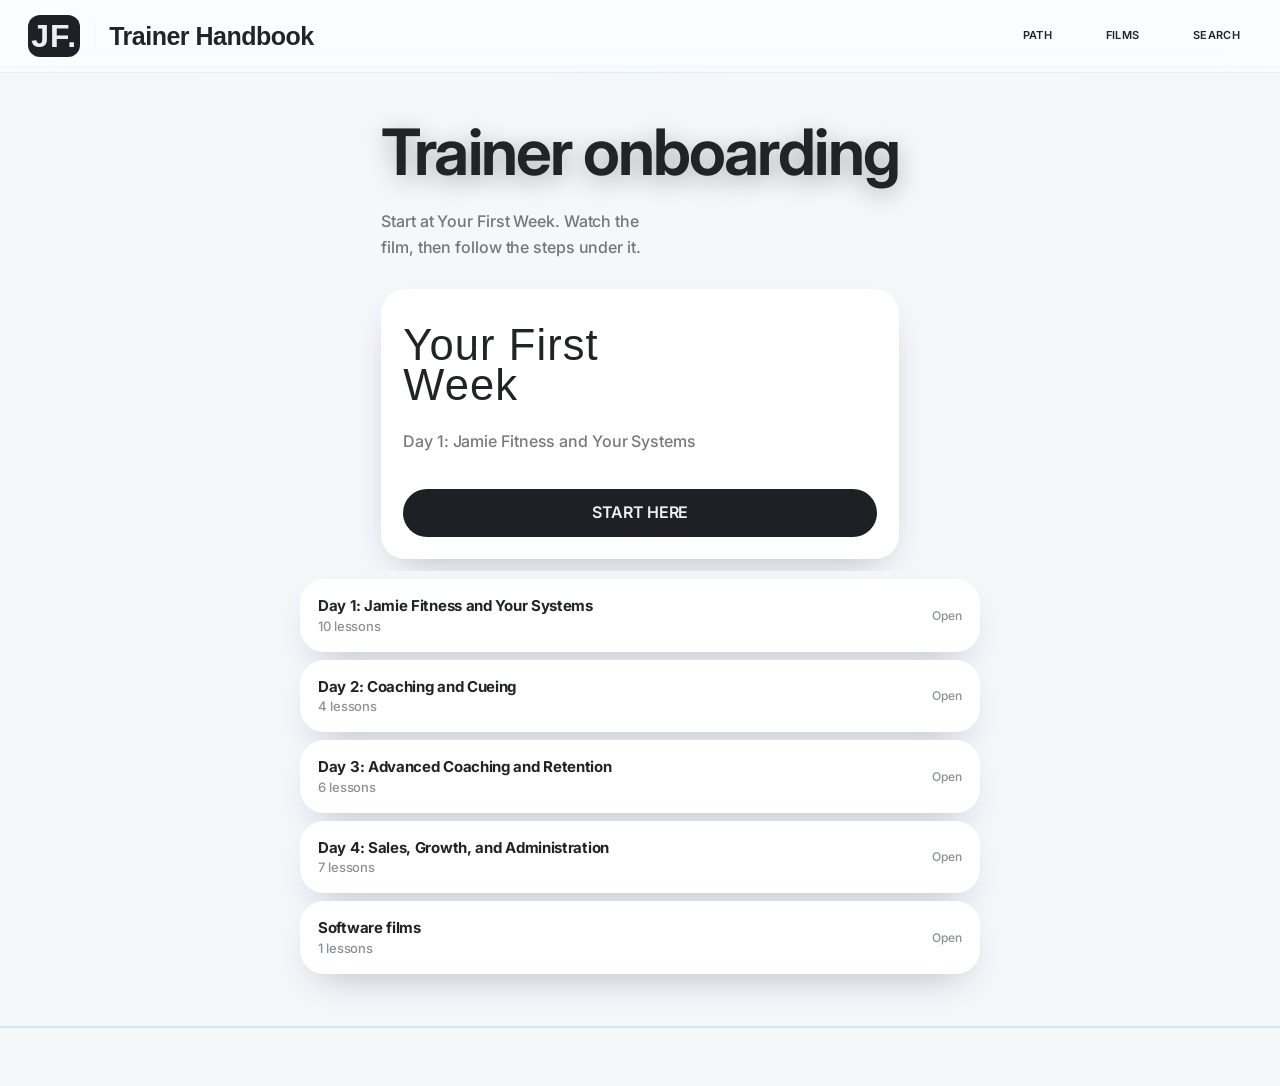
<file: index.html>
<!doctype html>
<html lang="en">
<head>
  <meta charset="utf-8">
  <meta name="viewport" content="width=device-width, initial-scale=1">
  <meta name="theme-color" content="#f5f8fc">
  <meta name="description" content="The Jamie Fitness Trainer Handbook, training path and daily reference.">
  <link rel="icon" href="data:,">
  <title>Jamie Fitness Trainer Handbook</title>
  <link rel="preconnect" href="https://fonts.googleapis.com">
  <link rel="preconnect" href="https://fonts.gstatic.com" crossorigin>
  <link href="https://fonts.googleapis.com/css2?family=Inter:wght@500;600;700&display=swap" rel="stylesheet">
  <link rel="stylesheet" href="css/handbook.css?v=29">
  <link rel="stylesheet" href="css/v2.css?v=4">
  <link rel="stylesheet" href="css/design.css?v=9">
</head>
<body class="route-home">
  <!--
  THESIS: One clear next action turns a handbook into a coach-led first week, never a generic course dashboard.
  OWN-WORLD: Deep navy gym-floor atmosphere, ice-blue rules, dense controls, real coaching imagery, and compact technical panels.
  STORY: A trainer sees the next module, understands the four-day route, and can reach the handbook when needed.
  FIRST VIEWPORT: Full-bleed gym image, oversized headline left, continuation panel right, connected four-day rail at the base.
  FORM: Cinematic training-floor interface, direction seed 2f6af5a4.
  FINISH: unreviewed and undocumented is unfinished; this build ends with the finish review, the verdict, and DESIGN.md
  -->
  <a class="skip-link" href="#app">Skip to handbook content</a>
  <header class="topbar" id="topbar">
    <a class="brand" href="#/" aria-label="Jamie Fitness Trainer Handbook home">
      <span class="brand-mark" aria-hidden="true">JF.</span>
      <span class="brand-copy"><strong>Trainer Handbook</strong><small>Learn it. Apply it. Own it.</small></span>
    </a>
    <div class="top-module-progress" id="top-module-progress" hidden aria-live="polite">
      <span id="top-module-title">Module progress</span>
      <strong id="top-module-percent">0%</strong>
      <span class="top-module-track" aria-hidden="true"><i id="top-module-bar"></i></span>
    </div>
    <a class="phone-lessons" href="#/path">Lessons</a>
    <nav class="mode-nav" aria-label="Handbook modes">
      <a href="#/path" data-nav="path">Path</a>
      <a href="#/module/v2-software-films">Films</a>
      <a href="#/handbook" data-nav="handbook">Search</a>
    </nav>
    <a class="top-search" href="#/handbook" aria-label="Search the handbook">
      <svg viewBox="0 0 24 24" aria-hidden="true"><circle cx="11" cy="11" r="7"></circle><path d="m20 20-4-4"></path></svg>
      <span>Search handbook</span><kbd>/</kbd>
    </a>
    <button class="mobile-menu" id="mobile-menu" type="button" aria-label="Open handbook navigation" aria-expanded="false">
      <span></span><span></span><span></span>
    </button>
  </header>

  <div class="app-shell">
    <aside class="sidebar" id="sidebar" aria-label="Handbook module navigation">
      <div class="sidebar-head">
        <p>Your progress</p>
        <strong id="sidebar-progress">0 of 28 complete</strong>
        <div class="mini-progress" aria-hidden="true"><span id="sidebar-progress-bar"></span></div>
        <span class="sidebar-level" id="sidebar-level">0% of learning checks complete</span>
      </div>
      <div class="sidebar-search">
        <label for="search-input">Search the handbook</label>
        <div class="search-control">
          <svg viewBox="0 0 24 24" aria-hidden="true"><circle cx="11" cy="11" r="7"></circle><path d="m20 20-4-4"></path></svg>
          <input id="search-input" type="search" placeholder="Search lessons and scripts" autocomplete="off">
          <kbd>/</kbd>
        </div>
      </div>
      <div id="sidebar-tree" class="sidebar-tree"></div>
      <div class="sidebar-actions">
        <button class="reset-progress" id="reset-progress" type="button">Reset training progress</button>
        <small>Only this device is affected.</small>
      </div>
    </aside>
    <button class="sidebar-scrim" id="sidebar-scrim" type="button" aria-label="Close handbook navigation"></button>
    <main id="app" tabindex="-1"></main>
  </div>

  <div class="toast" id="toast" role="status" aria-live="polite"></div>
  <script src="js/content.js?v=21"></script>
  <script src="js/quizzes.js?v=20"></script>
  <script src="js/learning-enhancements.js?v=28"></script>
  <script src="js/media-manifest.js?v=23"></script>
  <script src="js/app.js?v=32"></script>
</body>
</html>
</file>
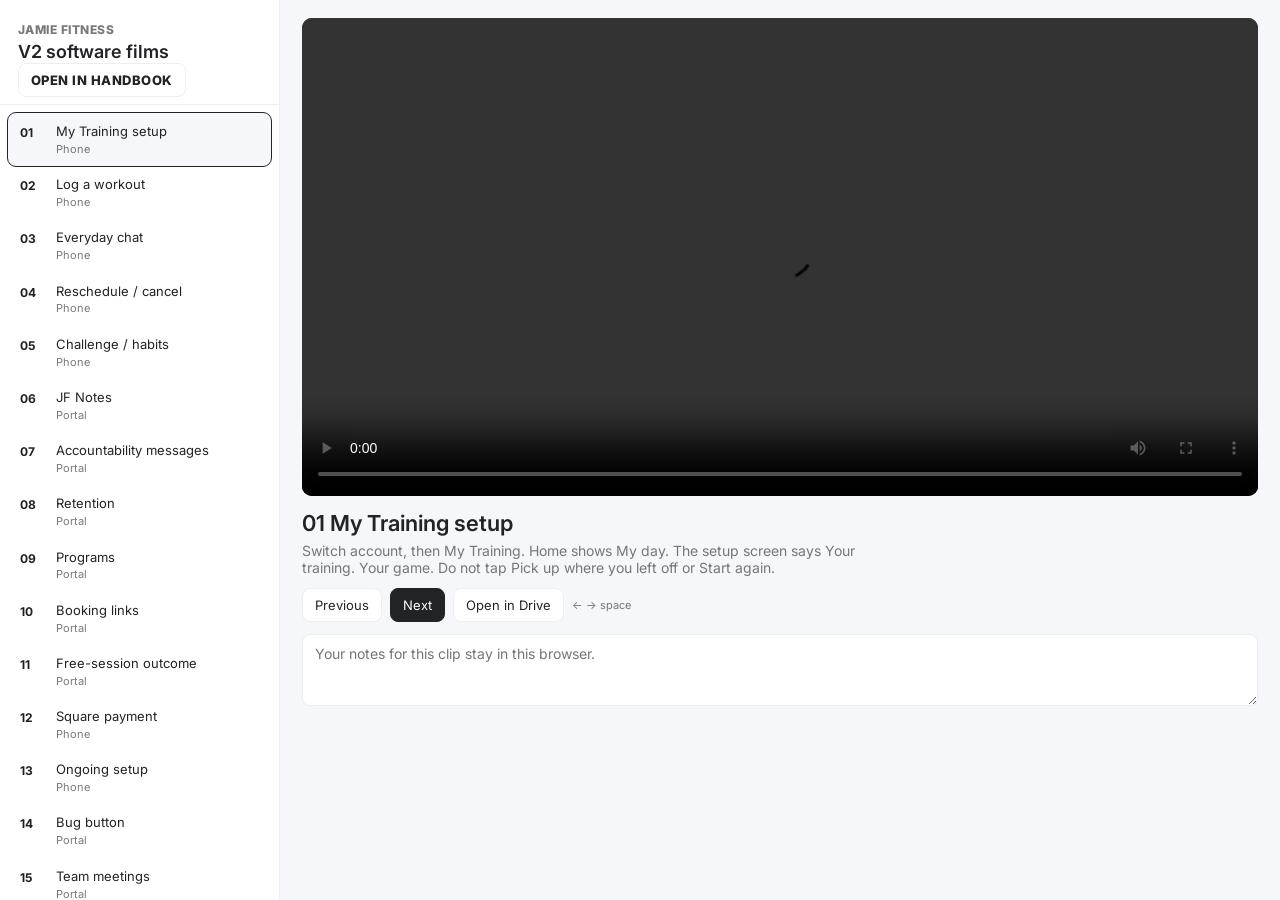
<file: films.html>
<!DOCTYPE html>
<html lang="en">
<head>
  <meta charset="utf-8" />
  <meta name="viewport" content="width=device-width, initial-scale=1" />
  <title>V2 software films · Jamie Fitness</title>
  <link rel="preconnect" href="https://fonts.googleapis.com" />
  <link rel="preconnect" href="https://fonts.gstatic.com" crossorigin />
  <link href="https://fonts.googleapis.com/css2?family=Inter:wght@500;600;700&display=swap" rel="stylesheet" />
  <style>
    :root {
      --ink: #222326;
      --body: rgba(31, 32, 37, 0.78);
      --mute: rgba(31, 32, 37, 0.6);
      --paper: #f5f7fb;
      --rail: #ffffff;
      --line: #eceef2;
      --hit: #1f2025;
      --warn: #8a5a00;
    }
    * { box-sizing: border-box; }
    html, body { height: 100%; margin: 0; }
    body {
      background: var(--paper);
      color: var(--ink);
      font-family: Inter, system-ui, sans-serif;
      display: grid;
      grid-template-columns: 280px 1fr;
      min-height: 100%;
    }
    aside {
      background: var(--rail);
      border-right: 1px solid var(--line);
      display: flex;
      flex-direction: column;
      min-height: 100vh;
    }
    aside header {
      padding: 22px 18px 12px;
      border-bottom: 1px solid var(--line);
    }
    aside header p {
      margin: 0 0 4px;
      font-size: 12px;
      font-weight: 800;
      letter-spacing: 0.04em;
      text-transform: uppercase;
      color: var(--mute);
    }
    aside header h1 {
      margin: 0;
      font-size: 18px;
      font-weight: 600;
    }
    .list { overflow: auto; flex: 1; padding: 8px; }
    .clip {
      width: 100%;
      text-align: left;
      border: 0;
      background: transparent;
      color: var(--ink);
      font: inherit;
      padding: 10px 10px 10px 12px;
      border-radius: 8px;
      cursor: pointer;
      display: grid;
      grid-template-columns: 28px 1fr;
      gap: 8px;
      align-items: start;
    }
    .clip:hover { background: var(--paper); }
    .clip.on { background: var(--paper); outline: 1px solid var(--ink); }
    .clip b {
      font-size: 12px;
      color: var(--hit);
      padding-top: 2px;
    }
    .clip span { display: block; font-size: 13px; line-height: 1.3; }
    .clip em {
      display: block;
      font-style: normal;
      color: var(--mute);
      font-size: 11px;
      margin-top: 2px;
    }
    main {
      display: grid;
      grid-template-rows: auto 1fr auto;
      min-width: 0;
    }
    .stage {
      padding: 18px 22px 0;
    }
    video {
      width: 100%;
      max-height: calc(100vh - 220px);
      background: #000;
      border-radius: 10px;
      display: block;
    }
    .meta { padding: 14px 22px 18px; }
    .meta h2 { margin: 0 0 6px; font-size: 22px; font-weight: 600; }
    .meta p { margin: 0 0 12px; color: var(--mute); font-size: 14px; max-width: 62ch; }
    .row {
      display: flex;
      gap: 8px;
      flex-wrap: wrap;
      align-items: center;
    }
    button.nav, a.nav {
      appearance: none;
      border: 1px solid var(--line);
      background: #fff;
      color: var(--ink);
      font: inherit;
      font-size: 13px;
      padding: 8px 12px;
      border-radius: 8px;
      cursor: pointer;
      text-decoration: none;
    }
    button.nav:hover, a.nav:hover { border-color: var(--hit); }
    #next { background: var(--ink); color: #fff; border-color: var(--ink); }
    textarea {
      width: 100%;
      margin-top: 12px;
      min-height: 72px;
      resize: vertical;
      background: #fff;
      color: var(--ink);
      border: 1px solid var(--line);
      border-radius: 8px;
      padding: 10px 12px;
      font: inherit;
      font-size: 14px;
    }
    kbd {
      font-family: Inter, sans-serif;
      font-size: 11px;
      color: var(--mute);
    }
    @media (max-width: 860px) {
      body { grid-template-columns: 1fr; }
      aside { min-height: auto; max-height: 34vh; }
      video { max-height: 46vh; }
    }
  </style>
</head>
<body>
  <aside>
    <header>
      <p>Jamie Fitness</p>
      <h1>V2 software films</h1>
      <p style="margin-top:10px"><a class="nav" href="index.html#/module/v2-software-films">Open in handbook</a></p>
    </header>
    <div class="list" id="list"></div>
  </aside>
  <main>
    <div class="stage">
      <video id="player" controls playsinline></video>
    </div>
    <div class="meta">
      <h2 id="title"></h2>
      <p id="blurb"></p>
      <div class="row">
        <button class="nav" id="prev" type="button">Previous</button>
        <button class="nav" id="next" type="button">Next</button>
        <a class="nav" id="drive" href="#" target="_blank" rel="noreferrer">Open in Drive</a>
        <kbd>← → space</kbd>
      </div>
      <textarea id="notes" placeholder="Your notes for this clip stay in this browser."></textarea>
    </div>
  </main>
  <script>
    const CLIPS = [
      { n: "01", file: "01-my-training-setup.mp4", title: "My Training setup", blurb: "Switch account, then My Training. Home shows My day. The setup screen says Your training. Your game. Do not tap Pick up where you left off or Start again.", drive: "1wBVH3xC8JTq0k1k6MIz17eY_ALfrZslX", kind: "Phone" },
      { n: "02", file: "02-log-workout.mp4", title: "Log a workout", blurb: "Jordan Demo, viewing as the client. Training, Lower Body Strength, then Workout of the day. Start session is on screen and is not tapped.", drive: "1srVyi20c2WNYin4baAX8-p6SOfb-hoip", kind: "Phone" },
      { n: "03", file: "03-everyday-chat.mp4", title: "Everyday chat", blurb: "Messages thread for Jordan. Compose is in frame. Not sent.", drive: "1RVVgEkXeFEgH7idMhKMiBxlysu-3tdaS", kind: "Phone" },
      { n: "04", file: "04-reschedule-cancel.mp4", title: "Reschedule / cancel", blurb: "Add to schedule, 1on1 types, Cancel, then Select appointments with Reschedule selected / Cancel selected. Book session is not tapped.", drive: "1XJX1Q6WTxQUpJbXF_xl7GAu9LdupSDxH", kind: "Phone" },
      { n: "05", file: "05-challenge-habits.mp4", title: "Challenge / habits", blurb: "Sky chapter list. Find your distance, Your habits, then Wellbeing. Habits are not ticked. Do not tap Join, Add a habit, Try again, or Tell the team.", drive: "1LdNqOu10cKmRYX3GZ-f7i89J-syj6exN", kind: "Phone" },
      { n: "06", file: "06-jf-notes.mp4", title: "JF Notes", blurb: "Portal notes. Isolated demo cards.", drive: "1LvOGkwP4JY72f8olbIJZ9JCtzDnHZJxX", kind: "Portal" },
      { n: "07", file: "07-accountability-messages.mp4", title: "Accountability messages", blurb: "Portal Messages tool. Send is shown, not tapped.", drive: "1O40IGL-KsbYrZMiFEHcuhXpafVj1Sbdg", kind: "Portal" },
      { n: "08", file: "08-retention.mp4", title: "Retention", blurb: "Jordan Demo tile and the setup miss list: program, solos, photos, measurements, nutrition.", drive: "1zN4oytxvja1of0Q4SFHWde-8szgc6BR_", kind: "Portal" },
      { n: "09", file: "09-programs.mp4", title: "Programs", blurb: "Program Builder. Publish is not completed.", drive: "1ZazwbrkN3eGz4N7I6X92Hrpecp-wEhij", kind: "Portal" },
      { n: "10", file: "10-booking-links.mp4", title: "Booking links", blurb: "Free Session, Strategy, 1:1 with Gabrielle. The cards still say ClickUp. ClickUp on that screen means the JF Notes card. Do not open ClickUp.", drive: "1the2vVveao0tRIrb5ZqSUaDCF8R6BUF4", kind: "Portal" },
      { n: "11", file: "11-free-session-outcome.mp4", title: "Free-session outcome", blurb: "Session Notes dry-run for Jordan Demo. Nothing is saved. No outcome is selected.", drive: "147oB8PeWJSFs3uKgr0-TP5B6UNpG2rme", kind: "Portal" },
      { n: "12", file: "12-square-payment.mp4", title: "Square payment", blurb: "Real Square POS Loom. 21-Day Kickstart $99.99, customer directory blurred, Tap to Pay. Charge is not taken.", drive: "1P4gT9__l-9O7naQ4n_x_FJArc53OKzAW", kind: "Phone" },
      { n: "13", file: "13-ongoing-setup.mp4", title: "Ongoing setup", blurb: "Jordan Demo. More, then Food, Wellbeing, and Progress. Moods and breaths are on screen. Nothing is logged.", drive: "1F4iSiXmdnszC47SC1tlSH3tSEXywnlIx", kind: "Phone" },
      { n: "14", file: "14-bug-button.mp4", title: "Bug button", blurb: "Bottom-left bug form. Do not send JF Coach app bugs here.", drive: "10LLUdfOj_mOarwp5DuAnPnMWrgihCF6l", kind: "Portal" },
      { n: "15", file: "15-team-meetings.mp4", title: "Team meetings", blurb: "A signed-in trainer opens More, then Team Meetings, then Watch or Transcript.", drive: "1IifU8ft5ySkgmJcobcA_5a9g8L3scyKO", kind: "Portal" }
    ];

    const list = document.getElementById("list");
    const player = document.getElementById("player");
    const title = document.getElementById("title");
    const blurb = document.getElementById("blurb");
    const drive = document.getElementById("drive");
    const notes = document.getElementById("notes");
    let i = 0;

    function key(n) { return "jf-film-notes-" + n; }

    function renderList() {
      list.innerHTML = "";
      CLIPS.forEach((c, idx) => {
        const b = document.createElement("button");
        b.className = "clip" + (idx === i ? " on" : "");
        b.type = "button";
        b.innerHTML = "<b>" + c.n + "</b><span>" + c.title + "<em>" + c.kind + "</em></span>";
        b.addEventListener("click", () => load(idx, true));
        list.appendChild(b);
      });
    }

    function load(idx, play) {
      i = (idx + CLIPS.length) % CLIPS.length;
      const c = CLIPS[i];
      player.src = "media/films/" + c.file + "?v=20260925-3";
      title.textContent = c.n + "  " + c.title;
      blurb.textContent = c.blurb;
      drive.href = "https://drive.google.com/file/d/" + c.drive + "/view";
      notes.value = localStorage.getItem(key(c.n)) || "";
      renderList();
      const on = list.children[i];
      if (on) on.scrollIntoView({ block: "nearest" });
      if (play) player.play().catch(() => {});
    }

    notes.addEventListener("input", () => {
      localStorage.setItem(key(CLIPS[i].n), notes.value);
    });
    document.getElementById("prev").addEventListener("click", () => load(i - 1, true));
    document.getElementById("next").addEventListener("click", () => load(i + 1, true));
    player.addEventListener("ended", () => load(i + 1, true));
    window.addEventListener("keydown", (e) => {
      if (e.target === notes) return;
      if (e.key === "ArrowRight" || e.key === "j") { e.preventDefault(); load(i + 1, true); }
      if (e.key === "ArrowLeft" || e.key === "k") { e.preventDefault(); load(i - 1, true); }
      if (e.key === " ") { e.preventDefault(); player.paused ? player.play() : player.pause(); }
    });

    load(0, false);
  </script>
</body>
</html>
</file>
<file: css/handbook.css>
:root {
  --ink: #090c1c;
  --surface: #0d1124;
  --navy: #141742;
  --navy-deep: #0b0e1e;
  --ice: #caeafb;
  --ice-hover: #b6daf0;
  --card-a: #1a1f52;
  --card-b: #131736;
  --line: #2b2f6b;
  --muted: #a7b3d9;
  --muted-dim: #7f8db9;
  --success: #22c55e;
  --warning: #f97316;
  --danger: #ef4444;
  --topbar: 68px;
  --sidebar: 292px;
  --ease: cubic-bezier(.16,1,.3,1);
  --z-nav: 30;
  --z-sidebar: 35;
  --z-toast: 50;
}

* { box-sizing: border-box; }
html { max-width: 100%; overflow-x: clip; scroll-behavior: smooth; background: var(--ink); }
body {
  margin: 0;
  min-width: 320px;
  max-width: 100%;
  overflow-x: clip;
  background: var(--ink);
  color: #fff;
  font-family: "DM Sans", sans-serif;
  font-size: 16px;
  line-height: 1.7;
}
button, input { font: inherit; }
a { color: var(--ice); }
button, a { -webkit-tap-highlight-color: transparent; }
:focus-visible { outline: 3px solid var(--ice); outline-offset: 3px; }
::selection { background: var(--ice); color: var(--navy); }

.skip-link {
  position: fixed;
  left: 18px;
  top: -80px;
  z-index: 100;
  padding: 10px 16px;
  border-radius: 10px;
  background: var(--ice);
  color: var(--navy);
  font-weight: 800;
  transition: top .2s var(--ease);
}
.skip-link:focus { top: 12px; }

.topbar {
  position: fixed;
  inset: 0 0 auto;
  z-index: var(--z-nav);
  height: var(--topbar);
  display: flex;
  align-items: center;
  gap: 24px;
  padding: 0 24px;
  background: var(--navy);
  border-bottom: 1px solid rgba(255,255,255,.08);
}
.brand { display: flex; align-items: center; gap: 12px; color: #fff; text-decoration: none; min-width: 260px; }
.brand-mark {
  display: grid;
  place-items: center;
  width: 38px;
  height: 38px;
  border-radius: 11px;
  background: var(--ice);
  color: var(--navy);
  font-family: "Bebas Neue", sans-serif;
  font-size: 23px;
  letter-spacing: .03em;
  box-shadow: 0 0 26px rgba(202,234,251,.2);
}
.brand-copy { display: grid; line-height: 1.15; }
.brand-copy strong { font-size: 14px; }
.brand-copy small { margin-top: 4px; color: var(--muted-dim); font-size: 10px; letter-spacing: .08em; text-transform: uppercase; }
.mode-nav { display: flex; justify-content: center; gap: 6px; margin-left: auto; }
.mode-nav a {
  padding: 9px 15px;
  border: 1px solid transparent;
  border-radius: 999px;
  color: rgba(255,255,255,.72);
  font-size: 13px;
  font-weight: 700;
  text-decoration: none;
  transition: color .18s, border-color .18s, background .18s;
}
.mode-nav a:hover { color: #fff; border-color: rgba(202,234,251,.3); }
.mode-nav a.active { background: rgba(202,234,251,.12); border-color: rgba(202,234,251,.48); color: var(--ice); }
.mobile-menu { display: none; width: 42px; height: 42px; border: 1px solid var(--line); border-radius: 11px; background: var(--card-b); color: #fff; }
.mobile-menu span { display: block; width: 18px; height: 2px; margin: 4px auto; border-radius: 2px; background: currentColor; }

.app-shell { min-height: 100vh; padding-top: var(--topbar); }
.sidebar {
  position: fixed;
  z-index: 20;
  left: 0;
  top: var(--topbar);
  bottom: 0;
  width: var(--sidebar);
  overflow-y: auto;
  background: #070a14;
  border-right: 1px solid rgba(202,234,251,.13);
  scrollbar-width: thin;
  scrollbar-color: var(--line) transparent;
}
.sidebar-head { padding: 20px 20px 17px; border-bottom: 1px solid rgba(255,255,255,.07); }
.sidebar-head p { margin: 0; color: var(--muted-dim); font-size: 11px; font-weight: 800; letter-spacing: .12em; text-transform: uppercase; }
.sidebar-head strong { display: block; margin-top: 5px; font-size: 14px; }
.mini-progress { height: 5px; margin-top: 12px; overflow: hidden; border-radius: 10px; background: rgba(255,255,255,.08); }
.mini-progress span { display: block; width: 0; height: 100%; border-radius: inherit; background: var(--ice); transition: width .6s var(--ease); }
.sidebar-level { display: block; margin-top: 10px; color: var(--muted-dim); font-size: 10.5px; line-height: 1.4; }
.sidebar-search { padding: 16px 16px 9px; }
.sidebar-search label { display: block; margin: 0 4px 7px; color: var(--muted); font-size: 12px; font-weight: 700; }
.search-control { position: relative; }
.search-control svg { position: absolute; left: 12px; top: 50%; width: 17px; transform: translateY(-50%); fill: none; stroke: var(--muted-dim); stroke-width: 2; }
.search-control input {
  width: 100%;
  height: 42px;
  padding: 0 42px 0 38px;
  border: 1px solid rgba(202,234,251,.16);
  border-radius: 8px;
  outline: none;
  background: rgba(255,255,255,.045);
  color: #fff;
  font-size: 13px;
  transition: border-color .18s, box-shadow .18s, background .18s;
}
.search-control input::placeholder { color: #a7b3d9; opacity: .78; }
.search-control input:focus { border-color: rgba(202,234,251,.75); background: rgba(255,255,255,.065); box-shadow: 0 0 0 3px rgba(202,234,251,.1); }
.search-control kbd { position: absolute; right: 11px; top: 50%; transform: translateY(-50%); min-width: 22px; padding: 1px 5px; border: 1px solid rgba(202,234,251,.22); border-radius: 5px; color: var(--muted-dim); font: 11px "DM Sans", sans-serif; text-align: center; }
.sidebar-tree { padding: 8px 10px 28px; }
.tree-part { margin: 3px 0 7px; }
.tree-part-title { display: grid; grid-template-columns: 1fr auto; gap: 8px; align-items: center; padding: 10px 8px; color: var(--muted); font-size: 10.5px; font-weight: 800; letter-spacing: .02em; cursor: pointer; list-style: none; }
.tree-part-title::-webkit-details-marker { display: none; }
.tree-part-title small { color: rgba(202,234,251,.68); font-size: 10px; }
.tree-part-title::before { content: "+"; grid-column: 2; grid-row: 1; color: var(--ice); font-size: 16px; line-height: 1; }
.tree-part-title small { grid-column: 2; grid-row: 1; margin-right: 20px; }
.tree-part[open] > .tree-part-title::before { content: "−"; }
.tree-part-modules { padding: 2px 0 6px; }
.tree-module {
  display: grid;
  grid-template-columns: 25px 1fr 16px;
  gap: 8px;
  align-items: center;
  width: 100%;
  padding: 9px 9px;
  border: 1px solid transparent;
  border-radius: 7px;
  color: var(--muted);
  font-size: 12.5px;
  line-height: 1.35;
  text-decoration: none;
  transition: background .16s, border-color .16s, color .16s;
}
.tree-module:hover { background: rgba(255,255,255,.055); color: #fff; }
.tree-module.active { background: #17213a; border-color: rgba(202,234,251,.23); color: #fff; }
.tree-num { display: grid; place-items: center; width: 25px; height: 25px; border-radius: 6px; background: rgba(202,234,251,.08); color: var(--ice); font-family: "Bebas Neue", sans-serif; font-size: 15px; }
.tree-check { color: var(--success); font-size: 14px; opacity: 0; }
.tree-module.done .tree-check { opacity: 1; }
.sidebar-scrim { display: none; }

#app { min-height: calc(100vh - var(--topbar)); margin-left: var(--sidebar); background: var(--ink); }
.container { width: min(1080px, calc(100% - 48px)); margin: 0 auto; }
.narrow { width: min(760px, calc(100% - 56px)); margin: 0 auto; }
.ice { color: var(--ice); }
h1, h2, h3 { margin: 0; font-family: "Bebas Neue", sans-serif; font-weight: 400; letter-spacing: .03em; line-height: .95; text-wrap: balance; }
p { text-wrap: pretty; }

.home-hero {
  position: relative;
  min-height: 620px;
  display: grid;
  place-items: center;
  overflow: hidden;
  padding: 92px 24px 110px;
  background: var(--ink);
}
.home-hero-photo { position: absolute; inset: 0; width: 100%; height: 100%; object-fit: cover; object-position: center 34%; opacity: .2; filter: grayscale(.25) brightness(.55); }
.hero-layout { position: relative; z-index: 2; display: grid; grid-template-columns: minmax(0, 1fr) 280px; gap: 72px; align-items: center; }
.home-hero h1 { max-width: 720px; font-size: clamp(54px, 7.4vw, 92px); }
.home-hero .lede { max-width: 650px; margin: 22px 0 0; color: rgba(255,255,255,.78); font-size: clamp(16px, 1.7vw, 18px); }
.hero-actions { display: flex; flex-wrap: wrap; gap: 12px; margin-top: 30px; }
.btn-ice, .btn-outline {
  display: inline-flex;
  align-items: center;
  justify-content: center;
  gap: 9px;
  min-height: 47px;
  padding: 12px 24px;
  border-radius: 11px;
  font-weight: 800;
  font-size: 14px;
  text-decoration: none;
  cursor: pointer;
  transition: transform .18s var(--ease), background .18s, border-color .18s;
}
.btn-ice { border: 1px solid var(--ice); background: var(--ice); color: var(--navy); box-shadow: 0 5px 14px -8px rgba(202,234,251,.55); }
.btn-ice:hover { background: var(--ice-hover); }
.btn-outline { border: 1.5px solid rgba(202,234,251,.55); background: rgba(255,255,255,.035); color: #fff; }
.btn-outline:hover { border-color: var(--ice); background: rgba(202,234,251,.09); }
.hero-note { margin: 16px 0 0; color: var(--muted-dim); font-size: 12.5px; }

.level-panel { width: 100%; padding: 24px; border: 1px solid rgba(202,234,251,.4); border-radius: 18px; background: rgba(9,12,28,.88); }
.level-number { color: var(--ice); font-size: 12px; font-weight: 800; }
.level-panel h2 { margin-top: 8px; font-size: 40px; }
.level-panel > p { display: flex; justify-content: space-between; gap: 16px; margin: 18px 0 9px; color: var(--muted); font-size: 12px; }
.level-panel > p strong { color: #fff; }
.level-bar { height: 9px; overflow: hidden; border-radius: 5px; background: rgba(255,255,255,.1); }
.level-bar span { display: block; height: 100%; background: var(--ice); transition: width .25s var(--ease); }
.level-panel > small { display: block; margin-top: 8px; color: var(--muted-dim); }
.level-panel dl { display: grid; grid-template-columns: 1fr 1fr; gap: 12px; margin: 22px 0 0; }
.level-panel dl div { padding-top: 12px; border-top: 1px solid rgba(202,234,251,.18); }
.level-panel dt { color: var(--muted-dim); font-size: 10px; }
.level-panel dd { margin: 2px 0 0; color: #fff; font-weight: 800; }
.level-panel em { display: block; margin-top: 18px; color: var(--muted-dim); font-size: 10px; font-style: normal; line-height: 1.45; }

.home-section { position: relative; padding: 82px 0 100px; background: var(--surface); border-top: 1px solid rgba(43,47,107,.45); }
.section-head { max-width: 680px; margin-bottom: 42px; }
.section-head h2 { font-size: clamp(40px, 5vw, 60px); }
.section-head p { margin: 14px 0 0; color: var(--muted); }
.part-grid { display: grid; grid-template-columns: repeat(6, 1fr); gap: 18px; }
.part-card {
  position: relative;
  min-height: 230px;
  grid-column: span 2;
  display: flex;
  flex-direction: column;
  padding: 26px;
  overflow: hidden;
  border: 1px solid var(--line);
  border-radius: 22px;
  background: var(--card-b);
  color: #fff;
  text-decoration: none;
  transition: border-color .18s, background .18s;
}
.part-card:nth-child(4), .part-card:nth-child(5) { grid-column: span 3; }
.part-card:hover { border-color: rgba(202,234,251,.7); background: #171b40; }
.part-card .part-label { color: var(--ice); font-size: 11px; font-weight: 800; letter-spacing: .12em; text-transform: uppercase; }
.part-card h3 { margin-top: 16px; font-size: 34px; }
.part-card p { margin: 13px 0 24px; color: var(--muted); font-size: 14px; line-height: 1.55; }
.part-progress { margin-top: auto; }
.part-progress-label { display: flex; justify-content: space-between; gap: 10px; color: var(--muted-dim); font-size: 11px; font-weight: 700; }
.part-progress-bar { height: 6px; margin-top: 8px; overflow: hidden; border-radius: 8px; background: rgba(255,255,255,.08); }
.part-progress-bar span { display: block; width: 0; height: 100%; border-radius: inherit; background: var(--ice); transition: width .7s var(--ease); }

.path-page, .search-page { min-height: calc(100vh - var(--topbar)); padding: 64px 0 100px; background: var(--ink); }
.page-title { max-width: 750px; margin-bottom: 42px; }
.page-title h1 { font-size: clamp(52px, 7vw, 80px); }
.page-title p { max-width: 680px; margin: 16px 0 0; color: var(--muted); }
.path-readiness { display: inline-flex; align-items: center; gap: 13px; margin-top: 20px; padding: 9px 13px; border: 1px solid rgba(202,234,251,.34); border-radius: 12px; background: rgba(202,234,251,.07); }
.path-readiness span { color: var(--muted); font-size: 12px; font-weight: 800; }
.path-readiness strong { color: var(--ice); font-family: "Bebas Neue", sans-serif; font-size: 28px; line-height: 1; }
.path-part { margin-top: 28px; border: 1px solid var(--line); border-radius: 18px; overflow: hidden; background: var(--card-b); }
.path-part-head { display: grid; grid-template-columns: 1fr auto; gap: 18px; align-items: end; padding: 25px 28px; border-bottom: 1px solid rgba(43,47,107,.65); }
.path-part-head h2 { font-size: 34px; }
.path-part-head p { margin: 8px 0 0; color: var(--muted); font-size: 13px; }
.path-list { margin: 0; padding: 0; list-style: none; }
.path-list a { display: grid; grid-template-columns: 42px 1fr auto; gap: 16px; align-items: center; padding: 17px 28px; border-bottom: 1px solid rgba(43,47,107,.35); color: #fff; text-decoration: none; transition: background .18s; }
.path-list li:last-child a { border-bottom: 0; }
.path-list a:hover { background: rgba(202,234,251,.055); }
.path-list .module-num { display: grid; place-items: center; width: 40px; height: 40px; border-radius: 12px; background: rgba(202,234,251,.1); color: var(--ice); font-family: "Bebas Neue", sans-serif; font-size: 22px; }
.path-list strong { display: block; font-size: 15px; }
.path-list small { color: var(--muted-dim); }
.status-pill { padding: 5px 10px; border: 1px solid rgba(202,234,251,.28); border-radius: 999px; color: var(--muted); font-size: 11px; font-weight: 700; white-space: nowrap; }
.status-pill.done { border-color: rgba(34,197,94,.4); background: rgba(34,197,94,.08); color: #91efae; }

.module-page { padding: 56px 0 110px; background: var(--ink); }
.module-header { padding-bottom: 30px; border-bottom: 1px solid rgba(202,234,251,.13); }
.module-meta { display: flex; flex-wrap: wrap; gap: 9px; color: var(--muted-dim); font-size: 11px; font-weight: 700; letter-spacing: .02em; }
.module-meta span { display: inline-flex; align-items: center; }
.module-meta span + span::before { content: "/"; margin-right: 9px; color: rgba(202,234,251,.45); }
.module-header h1 { max-width: 760px; margin-top: 18px; font-size: clamp(48px, 6.4vw, 70px); }
.module-summary { max-width: 740px; margin: 18px 0 0; color: rgba(255,255,255,.78); font-size: 17px; }
.lesson-tools { max-width: 740px; display: flex; align-items: center; gap: 14px; margin-top: 22px; }
.listen-button, .quiz-retry {
  min-height: 42px;
  padding: 10px 15px;
  border: 1px solid rgba(202,234,251,.38);
  border-radius: 10px;
  background: transparent;
  color: #fff;
  font: inherit;
  font-size: 12px;
  font-weight: 800;
  cursor: pointer;
}
.listen-button:hover, .quiz-retry:hover { border-color: var(--ice); background: rgba(202,234,251,.08); }
.listen-status { color: var(--muted-dim); font-size: 12px; }
.lesson-guide {
  max-width: 760px;
  margin-top: 20px;
  border: 1px solid rgba(202,234,251,.2);
  border-radius: 10px;
  overflow: hidden;
  background: var(--surface);
}
.lesson-guide-summary { min-height: 58px; display: flex; align-items: center; justify-content: space-between; gap: 20px; padding: 12px 16px; color: #fff; cursor: pointer; list-style: none; }
.lesson-guide-summary::-webkit-details-marker { display: none; }
.lesson-guide-summary strong, .lesson-guide-summary small { display: block; }
.lesson-guide-summary strong { font-size: 13px; }
.lesson-guide-summary small { margin-top: 2px; color: var(--muted-dim); font-size: 11px; font-weight: 500; }
.lesson-guide-summary > span:last-child { color: var(--ice); font-size: 22px; transition: transform .18s ease; }
.lesson-guide[open] > .lesson-guide-summary > span:last-child { transform: rotate(45deg); }
.lesson-guide-grid { display: grid; grid-template-columns: 1fr 1fr; gap: 1px; border-top: 1px solid rgba(202,234,251,.13); background: var(--line); }
.lesson-result, .lesson-direct { padding: 18px; background: var(--card-b); }
.lesson-result > span, .lesson-direct > span { display: block; margin-bottom: 7px; color: var(--muted-dim); font-size: 11px; font-weight: 700; letter-spacing: 0; }
.lesson-result strong { color: #fff; font-size: 17px; }
.lesson-result p, .lesson-direct p { margin: 7px 0 0; color: var(--muted); font-size: 13px; }
.tool-links { display: flex; flex-wrap: wrap; gap: 8px; }
.tool-links a {
  min-height: 42px;
  display: inline-flex;
  align-items: center;
  justify-content: space-between;
  gap: 12px;
  padding: 9px 12px;
  border: 1px solid rgba(202,234,251,.38);
  border-radius: 9px;
  color: #fff;
  font-size: 12px;
  font-weight: 800;
  text-decoration: none;
}
.tool-links a:hover { border-color: var(--ice); background: rgba(202,234,251,.07); }
.lesson-map { grid-column: 1 / -1; background: #101527; }
.lesson-map summary { min-height: 44px; display: flex; align-items: center; justify-content: space-between; padding: 10px 20px; color: var(--ice); font-size: 12px; font-weight: 800; cursor: pointer; }
.lesson-map summary span { color: var(--muted-dim); }
.lesson-map nav { display: grid; grid-template-columns: 1fr 1fr; gap: 1px; padding: 0 20px 18px; }
.lesson-map nav a { padding: 9px 10px; color: var(--muted); font-size: 12px; text-decoration: none; }
.lesson-map nav a:hover { color: #fff; text-decoration: underline; }
.module-content { padding-top: 12px; }
.content-block { margin: 28px 0; }
.content-heading { margin-top: 64px; padding-top: 28px; border-top: 1px solid rgba(202,234,251,.13); font-size: 36px; color: #fff; }
.module-content > .content-heading:first-child { margin-top: 24px; padding-top: 0; border-top: 0; }
.content-prose { max-width: 72ch; color: var(--muted); }
.content-prose strong, .content-list strong { color: #fff; }
.content-list { max-width: 74ch; margin: 0; padding-left: 22px; color: var(--muted); }
.content-list li { margin: 9px 0; padding-left: 4px; }
.content-list li::marker { color: var(--ice); }
.callout { max-width: 760px; padding: 18px 20px; border: 0; border-radius: 10px; background: #202842; }
.callout.warning { border-color: rgba(249,115,22,.45); background: rgba(249,115,22,.08); }
.callout.success { border-color: rgba(34,197,94,.4); background: rgba(34,197,94,.07); }
.callout strong { display: block; margin-bottom: 5px; color: #fff; }
.callout p { margin: 0; color: var(--muted); }
.quote-script { max-width: 780px; margin-left: 0; padding: 24px; border: 1px solid rgba(202,234,251,.42); border-radius: 14px; background: var(--card-b); color: #fff; }
.quote-script strong { display: block; margin-bottom: 14px; color: var(--ice); font-size: 12px; letter-spacing: .1em; text-transform: uppercase; }
.quote-script p { margin: 0; color: #fff; font-size: 16px; font-weight: 600; line-height: 1.75; }

.step-rail { max-width: 820px; }
.step-row { display: grid; grid-template-columns: 44px 44px 1fr; gap: 14px; padding: 22px 0; border-top: 1px solid rgba(43,47,107,.48); }
.step-row:first-child { border-top: 0; }
.step-icon { display: grid; place-items: center; width: 38px; height: 38px; border: 1px solid rgba(202,234,251,.3); border-radius: 10px; background: rgba(202,234,251,.1); color: var(--ice); }
.step-icon svg { width: 19px; fill: none; stroke: currentColor; stroke-width: 2; stroke-linecap: round; stroke-linejoin: round; }
.step-num { color: var(--ice); font-family: "Bebas Neue", sans-serif; font-size: 34px; line-height: 1; }
.step-copy h3 { font-family: "DM Sans", sans-serif; font-size: 17px; font-weight: 800; line-height: 1.35; letter-spacing: 0; }
.step-copy p { margin: 7px 0 0; color: var(--muted); }

.table-wrap { width: 100%; max-width: 100%; min-width: 0; overflow-x: auto; overflow-y: hidden; contain: inline-size; border: 1px solid var(--line); border-radius: 18px; background: rgba(19,23,54,.65); }
.data-table { width: 100%; min-width: 620px; border-collapse: collapse; }
.data-table th, .data-table td { padding: 15px 17px; border-bottom: 1px solid rgba(43,47,107,.5); text-align: left; vertical-align: top; }
.data-table tr:last-child td { border-bottom: 0; }
.data-table th { background: rgba(202,234,251,.08); color: var(--ice); font-size: 11px; letter-spacing: .08em; text-transform: uppercase; }
.data-table td { color: var(--muted); font-size: 14px; }
.data-table td:first-child { color: #fff; font-weight: 700; }

.accordion { max-width: 850px; display: grid; gap: 11px; }
.accordion-item { border: 1px solid var(--line); border-radius: 12px; overflow: hidden; background: var(--card-b); }
.accordion-button { width: 100%; display: grid; grid-template-columns: 1fr 32px; gap: 16px; align-items: center; padding: 18px 20px; border: 0; background: transparent; color: #fff; text-align: left; font-weight: 800; cursor: pointer; }
.accordion-button span:last-child { display: grid; place-items: center; width: 30px; height: 30px; border: 1px solid rgba(202,234,251,.3); border-radius: 9px; color: var(--ice); transition: transform .22s var(--ease); }
.accordion-button[aria-expanded="true"] span:last-child { transform: rotate(45deg); }
.accordion-panel { display: none; padding: 0 20px 20px; color: var(--muted); }
.accordion-panel.open { display: block; }
.accordion-panel p { margin: 0 0 12px; }
.accordion-panel p:last-child { margin-bottom: 0; }

.play-glyph { display: grid; place-items: center; width: 42px; height: 42px; margin-bottom: 18px; border: 1px solid rgba(202,234,251,.45); border-radius: 50%; background: rgba(202,234,251,.1); color: var(--ice); }
.play-glyph::before { content: ""; margin-left: 3px; border-left: 10px solid currentColor; border-top: 6px solid transparent; border-bottom: 6px solid transparent; }
.clip-player { max-width: 820px; overflow: hidden; border: 1px solid var(--line); border-radius: 16px; background: var(--card-b); }
.clip-media { position: relative; aspect-ratio: 16 / 9; display: grid; place-items: center; overflow: hidden; background: #080b1a; }
.clip-media video { width: 100%; height: 100%; display: block; object-fit: contain; opacity: 0; transition: opacity .2s; }
.clip-player.is-ready .clip-media video { opacity: 1; }
.clip-loading { position: absolute; inset: 0; display: grid; place-content: center; justify-items: center; padding: 24px; background: #0c0f1f; color: var(--muted); font-size: 13px; text-align: center; }
.clip-loading[hidden] { display: none; }
.clip-loading .play-glyph, .clip-placeholder .play-glyph { margin-bottom: 13px; }
.clip-placeholder { width: 100%; min-height: 250px; display: flex; flex-direction: column; align-items: center; justify-content: center; padding: 30px; border: 1px dashed rgba(202,234,251,.35); background: #0c0f1f; text-align: center; }
.clip-placeholder strong { font-family: "Bebas Neue", sans-serif; font-size: 32px; font-weight: 400; letter-spacing: .04em; line-height: 1; }
.clip-placeholder p { margin: 10px 0 4px; color: var(--ice); font-weight: 800; }
.clip-placeholder small { color: var(--muted-dim); }
.clip-copy { display: flex; align-items: center; justify-content: space-between; gap: 20px; padding: 18px 20px; border-top: 1px solid rgba(43,47,107,.65); }
.clip-copy strong { display: block; line-height: 1.35; }
.clip-copy p { margin: 5px 0 0; color: var(--muted); font-size: 12px; }
.clip-viewed { flex: 0 0 auto; padding: 5px 10px; border: 1px solid rgba(202,234,251,.3); border-radius: 999px; color: var(--muted); font-size: 10.5px; font-weight: 800; }
.clip-viewed.is-viewed { border-color: rgba(34,197,94,.5); background: rgba(34,197,94,.1); color: #91efae; }
.clip-controls { padding: 14px 20px 16px; border-top: 1px solid rgba(43,47,107,.55); background: #0b0f22; }
.clip-control-row { display: flex; flex-wrap: wrap; gap: 8px; align-items: center; }
.clip-control-row button, .clip-control-row select {
  min-height: 44px;
  padding: 9px 12px;
  border: 1px solid rgba(202,234,251,.35);
  border-radius: 9px;
  background: transparent;
  color: #fff;
  font: inherit;
  font-size: 12px;
  font-weight: 800;
  cursor: pointer;
}
.clip-control-row button:first-child { min-width: 112px; border-color: var(--ice); background: var(--ice); color: var(--navy); }
.clip-control-row label { display: flex; align-items: center; gap: 7px; color: var(--muted); font-size: 11px; font-weight: 800; }
.clip-control-row select { min-width: 74px; background: #10142d; }
.clip-scrub-row { display: grid; grid-template-columns: 1fr auto; gap: 14px; align-items: center; margin-top: 12px; }
.clip-scrub-row input { width: 100%; min-height: 28px; accent-color: var(--ice); cursor: pointer; }
.clip-scrub-row output { color: var(--muted); font-size: 11px; font-variant-numeric: tabular-nums; }
.clip-unavailable { border-style: dashed; }
.clip-unavailable > .clip-placeholder { min-height: 300px; border: 0; }

.clip-transcript { border-top: 1px solid rgba(43,47,107,.55); }
.clip-transcript summary { min-height: 42px; display: flex; align-items: center; padding: 10px 20px; color: var(--ice); font-size: 12px; font-weight: 800; cursor: pointer; }
.transcript-copy { max-height: 280px; overflow-y: auto; padding: 0 20px 20px; color: var(--muted); font-size: 13px; white-space: pre-line; }

.learning-lab {
  max-width: 820px;
  padding: 24px;
  border: 1px solid rgba(202,234,251,.34);
  border-radius: 16px;
  background: #10142d;
}
.learning-lab h2 { font-size: 34px; }
.lab-summary { max-width: 66ch; margin: 9px 0 20px; color: var(--muted); }
.explorer-tabs { display: grid; grid-template-columns: repeat(auto-fit, minmax(130px, 1fr)); gap: 8px; margin-bottom: 16px; }
.explorer-tab {
  min-height: 44px;
  padding: 9px 11px;
  border: 1px solid var(--line);
  border-radius: 9px;
  background: #0c1024;
  color: var(--muted);
  font: inherit;
  font-size: 12px;
  font-weight: 800;
  cursor: pointer;
}
.explorer-tab[aria-selected="true"] { border-color: var(--ice); background: rgba(202,234,251,.1); color: #fff; }
.explorer-stage { min-height: 145px; padding: 20px; border: 1px solid var(--line); border-radius: 12px; background: #0b0f22; }
.explorer-stage h3 { font-family: "DM Sans", sans-serif; font-size: 18px; font-weight: 800; letter-spacing: 0; }
.explorer-stage p { color: var(--muted); }
.curve-track { position: relative; display: grid; grid-template-columns: repeat(5, 1fr); gap: 8px; align-items: end; min-height: 170px; margin-top: 12px; padding: 14px 4px 0; }
.curve-line { position: absolute; left: 8%; right: 8%; bottom: 54px; height: 2px; background: rgba(202,234,251,.35); transform: rotate(-12deg); transform-origin: center; }
.curve-point { position: relative; z-index: 1; min-height: 48px; display: grid; gap: 7px; justify-items: center; align-content: center; border: 0; background: transparent; color: var(--muted); font: inherit; font-size: 10px; font-weight: 800; cursor: pointer; }
.curve-point::before { content: ""; width: 16px; height: 16px; border: 3px solid #0b0f22; border-radius: 50%; background: var(--ice); box-shadow: 0 0 0 1px rgba(202,234,251,.65); }
.curve-point.is-active { color: #fff; }
.curve-point.is-active::before { background: var(--orange); }
.route-list, .choice-list { display: grid; gap: 10px; margin-top: 16px; }
.route-item, .choice-round { padding: 16px; border: 1px solid var(--line); border-radius: 10px; background: #0b0f22; }
.route-item > strong, .choice-round > strong { display: block; margin-bottom: 11px; color: #fff; }
.route-item > div, .choice-round > div { display: grid; gap: 8px; }
.route-button, .choice-button {
  width: 100%;
  min-height: 48px;
  padding: 12px 14px;
  border: 1px solid var(--line);
  border-radius: 10px;
  background: #0b0f22;
  color: #fff;
  font: inherit;
  text-align: left;
  cursor: pointer;
}
.route-button:hover, .choice-button:hover { border-color: rgba(202,234,251,.65); }
.route-button.is-correct, .choice-button.is-correct { border-color: rgba(34,197,94,.6); background: rgba(34,197,94,.09); }
.route-button.is-wrong, .choice-button.is-wrong { border-color: rgba(249,115,22,.6); background: rgba(249,115,22,.09); }
.lab-feedback { min-height: 46px; margin-top: 14px; padding: 12px 14px; border-left: 3px solid rgba(202,234,251,.55); color: var(--muted); }
.lab-feedback strong { color: #fff; }
.lab-status { margin: 16px 0 0; color: var(--muted-dim); font-size: 12px; }
.intensity-controls { display: grid; grid-template-columns: 1fr 1fr; gap: 14px; }
.intensity-controls label { display: grid; gap: 7px; color: var(--muted); font-size: 12px; font-weight: 800; }
.intensity-controls input { width: 100%; accent-color: var(--ice); }
.intensity-controls select { min-height: 44px; padding: 9px 11px; border: 1px solid var(--line); border-radius: 9px; background: #0b0f22; color: #fff; font: inherit; }
.intensity-result { margin-top: 16px; padding: 17px; border: 1px solid var(--line); border-radius: 10px; background: #0b0f22; color: var(--muted); }
.intensity-result strong { display: block; margin-bottom: 4px; color: #fff; }

.practice-card {
  max-width: 820px;
  display: grid;
  grid-template-columns: 1fr auto;
  gap: 18px;
  align-items: center;
  padding: 22px 24px;
  border: 1px solid rgba(249,115,22,.42);
  border-radius: 14px;
  background: rgba(249,115,22,.06);
}
.practice-card h2 { font-size: 30px; }
.practice-card p { margin: 7px 0 0; color: var(--muted); }
.practice-button { min-height: 44px; padding: 10px 16px; border: 1px solid rgba(249,115,22,.7); border-radius: 10px; background: transparent; color: #fff; font: inherit; font-size: 12px; font-weight: 800; cursor: pointer; }
.practice-button.is-done { border-color: rgba(34,197,94,.65); background: rgba(34,197,94,.1); }
.quiz-retry { margin-top: 16px; }

.takeaways, .quiz-card { max-width: 820px; padding: 24px; border: 1px solid var(--line); border-radius: 16px; background: var(--card-b); }
.takeaways h2, .quiz-card h2 { font-size: 32px; }
.takeaway-list { display: grid; gap: 10px; margin-top: 18px; }
.takeaway-item { display: grid; grid-template-columns: 24px 1fr; gap: 11px; align-items: start; color: var(--muted); cursor: pointer; }
.takeaway-item input { width: 19px; height: 19px; margin-top: 3px; accent-color: var(--ice); }
.takeaway-item:has(input:checked) span { color: #fff; text-decoration: line-through; text-decoration-color: rgba(202,234,251,.4); }
.quiz-head { display: grid; grid-template-columns: 1fr auto; gap: 24px; align-items: start; }
.quiz-score { min-width: 126px; padding: 12px 15px; border: 1px solid rgba(202,234,251,.3); border-radius: 14px; background: rgba(9,12,28,.45); text-align: center; }
.quiz-score span, .quiz-score small { display: block; color: var(--muted-dim); font-size: 10px; font-weight: 800; letter-spacing: .07em; text-transform: uppercase; }
.quiz-score strong { display: block; margin: 3px 0; color: var(--ice); font-family: "Bebas Neue", sans-serif; font-size: 38px; line-height: 1; }
.quiz-question { margin-top: 24px; padding-top: 21px; border-top: 1px solid rgba(43,47,107,.5); }
.quiz-question:first-of-type { border-top: 0; }
.quiz-question > p { margin: 0 0 12px; color: #fff; font-weight: 800; }
.quiz-options { display: grid; gap: 8px; }
.quiz-option { display: flex; gap: 10px; align-items: center; padding: 11px 13px; border: 1px solid rgba(43,47,107,.9); border-radius: 11px; background: rgba(255,255,255,.025); color: var(--muted); cursor: pointer; text-align: left; transition: border-color .18s, background .18s, color .18s; }
.quiz-option:hover:not(:disabled) { border-color: rgba(202,234,251,.45); color: #fff; }
.quiz-option:disabled { cursor: default; opacity: .72; }
.quiz-option.correct { border-color: var(--success); background: rgba(34,197,94,.11); color: #fff; opacity: 1; }
.quiz-option.incorrect { border-color: rgba(239,68,68,.65); background: rgba(239,68,68,.1); color: #fff; opacity: 1; }
.quiz-feedback { min-height: 25px; margin: 9px 0 0; color: var(--muted); font-size: 13px; }
.session-simulator {
  max-width: 900px;
  margin: 42px 0;
  scroll-margin-top: calc(var(--topbar) + 18px);
  padding: 26px;
  overflow: hidden;
  border: 1px solid rgba(202,234,251,.42);
  border-radius: 18px;
  background: var(--card-b);
}
.sim-header { display: grid; grid-template-columns: 1fr auto; gap: 24px; align-items: start; }
.sim-header h2 { font-size: 43px; }
.sim-header p { max-width: 610px; margin: 10px 0 0; color: var(--muted); }
.sim-career { min-width: 118px; padding: 13px 16px; border: 1px solid rgba(202,234,251,.28); border-radius: 15px; background: rgba(9,12,28,.48); text-align: center; }
.sim-career span, .sim-career small { display: block; color: var(--muted-dim); font-size: 10px; font-weight: 800; text-transform: uppercase; letter-spacing: .08em; }
.sim-career strong { display: block; margin: 3px 0; color: var(--ice); font-family: "Bebas Neue", sans-serif; font-size: 42px; line-height: 1; }
.sim-career b { color: #fff; }
.sim-difficulty { display: grid; grid-template-columns: repeat(3, 1fr); gap: 10px; margin-top: 22px; }
.sim-level { min-height: 66px; padding: 11px 14px; border: 1px solid rgba(43,47,107,.95); border-radius: 13px; background: rgba(255,255,255,.035); color: var(--muted); text-align: left; cursor: pointer; transition: transform .18s var(--ease), border-color .18s, background .18s, color .18s; }
.sim-level:hover:not(:disabled) { transform: translateY(-2px); border-color: rgba(202,234,251,.55); color: #fff; }
.sim-level.active { border-color: var(--ice); background: rgba(202,234,251,.13); color: #fff; box-shadow: inset 0 0 0 1px rgba(202,234,251,.12); }
.sim-level:disabled { cursor: not-allowed; opacity: .55; }
.sim-level strong, .sim-level span { display: block; }
.sim-level strong { font-size: 13px; }
.sim-level span { margin-top: 3px; color: var(--muted-dim); font-size: 10.5px; }
.sim-stage { position: relative; min-height: 392px; margin-top: 14px; overflow: hidden; border: 1px solid rgba(43,47,107,.8); border-radius: 15px; background: #080b1a; }
.sim-stage-top { position: relative; z-index: 4; display: flex; align-items: center; justify-content: space-between; gap: 18px; min-height: 50px; padding: 12px 16px; border-bottom: 1px solid rgba(43,47,107,.6); background: rgba(9,12,28,.66); }
.sim-stage-top span { color: var(--muted); font-size: 12px; font-weight: 700; }
.sim-stage-top strong { color: var(--ice); font-family: "Bebas Neue", sans-serif; font-size: 24px; letter-spacing: .05em; }
.sim-floor { position: relative; z-index: 2; min-height: 294px; display: grid; grid-template-columns: 230px 1fr; align-items: center; gap: 24px; padding: 32px 38px 48px; }
.sim-floor::after { content: ""; position: absolute; left: 28px; right: 28px; bottom: 34px; height: 1px; background: rgba(202,234,251,.22); }
.sim-client { position: relative; justify-self: center; width: 150px; height: 190px; transform-origin: 50% 100%; will-change: transform; transition: transform .48s var(--ease); }
.sim-client.is-repping { transform: translate3d(0, 48px, 0) scaleY(.92); }
.sim-head { position: absolute; left: 59px; top: 8px; width: 34px; height: 34px; border: 5px solid var(--ice); border-radius: 50%; background: #101538; box-shadow: 0 0 24px rgba(202,234,251,.18); }
.sim-body { position: absolute; left: 56px; top: 45px; width: 40px; height: 92px; border-radius: 18px 18px 13px 13px; background: var(--ice); }
.sim-body::before, .sim-body::after { content: ""; position: absolute; top: 76px; width: 16px; height: 78px; border-radius: 10px; background: #77b7dd; transform-origin: top center; }
.sim-body::before { left: 4px; transform: rotate(12deg); }
.sim-body::after { right: 4px; transform: rotate(-12deg); }
.sim-bar { position: absolute; left: 12px; top: 70px; width: 126px; height: 8px; border-radius: 8px; background: #fff; box-shadow: 0 0 14px rgba(255,255,255,.25); }
.sim-bar::before, .sim-bar::after { content: ""; position: absolute; top: -11px; width: 12px; height: 30px; border-radius: 4px; background: var(--ice); }
.sim-bar::before { left: -6px; }
.sim-bar::after { right: -6px; }
.sim-bar i { position: absolute; top: 9px; width: 10px; height: 35px; border-radius: 8px; background: #77b7dd; transform-origin: top center; }
.sim-bar i:first-child { left: 45px; transform: rotate(20deg); }
.sim-bar i:last-child { right: 45px; transform: rotate(-20deg); }
.sim-rep-signal { position: absolute; left: 168px; top: 55px; padding: 7px 11px; border: 1px solid rgba(202,234,251,.55); border-radius: 10px; background: var(--ice); color: var(--navy); font-family: "Bebas Neue", sans-serif; font-size: 22px; letter-spacing: .08em; box-shadow: 0 8px 28px rgba(202,234,251,.22); }
.sim-focus-copy { align-self: center; }
.sim-focus-copy strong, .sim-focus-copy span { display: block; }
.sim-focus-copy strong { font-family: "Bebas Neue", sans-serif; font-size: clamp(30px, 5vw, 48px); letter-spacing: .035em; line-height: 1; }
.sim-focus-copy span { margin-top: 10px; color: var(--muted); }
.sim-timer { position: absolute; z-index: 5; left: 0; right: 0; bottom: 0; height: 7px; background: rgba(255,255,255,.06); }
.sim-timer span { display: block; width: 100%; height: 100%; background: var(--ice); box-shadow: 0 0 18px rgba(202,234,251,.55); transform: scaleX(0); transform-origin: left center; will-change: transform; transition: transform .1s linear; }
.sim-prompt { position: absolute; z-index: 6; left: 18px; right: 18px; bottom: 20px; display: grid; grid-template-columns: minmax(160px, .9fr) 1.4fr; gap: 16px; align-items: center; padding: 17px; border: 1px solid rgba(202,234,251,.7); border-radius: 14px; background: #171c49; box-shadow: 0 12px 24px rgba(0,0,0,.34); animation: promptIn .2s var(--ease) both; }
.sim-prompt[hidden] { display: none; }
.sim-prompt > div:first-child span, .sim-prompt > div:first-child strong { display: block; }
.sim-prompt > div:first-child span { color: var(--ice); font-size: 10px; font-weight: 800; letter-spacing: .12em; text-transform: uppercase; }
.sim-prompt > div:first-child strong { margin-top: 5px; line-height: 1.35; }
.sim-answers { display: grid; gap: 7px; }
.sim-answers button { display: grid; grid-template-columns: 28px 1fr; gap: 9px; align-items: center; min-height: 42px; padding: 7px 10px; border: 1px solid rgba(43,47,107,.95); border-radius: 10px; background: rgba(255,255,255,.035); color: #fff; text-align: left; cursor: pointer; transition: border-color .16s, background .16s, transform .16s var(--ease); }
.sim-answers button:hover:not(:disabled) { transform: translateX(2px); border-color: rgba(202,234,251,.65); background: rgba(202,234,251,.08); }
.sim-answers button.correct { border-color: var(--success); background: rgba(34,197,94,.12); }
.sim-answers button.incorrect { border-color: var(--danger); background: rgba(239,68,68,.1); }
.sim-answers kbd { display: grid; place-items: center; width: 26px; height: 26px; border: 1px solid rgba(202,234,251,.35); border-radius: 7px; background: rgba(9,12,28,.55); color: var(--ice); font: 700 11px "DM Sans", sans-serif; }
.sim-prompt > p { grid-column: 1 / -1; min-height: 19px; margin: 0; color: var(--muted); font-size: 12px; }
.sim-control-row { display: flex; align-items: center; gap: 16px; margin-top: 16px; }
.sim-control-row p { margin: 0; color: var(--muted-dim); font-size: 11.5px; }
.sim-start:disabled { cursor: wait; opacity: .68; transform: none; }
.sim-count-panel { margin-top: 16px; padding: 20px; border: 1px solid rgba(202,234,251,.34); border-radius: 16px; background: rgba(202,234,251,.07); }
.sim-count-panel[hidden] { display: none; }
.sim-count-panel label { display: block; margin-bottom: 10px; color: #fff; font-weight: 800; }
.sim-count-panel > div { display: flex; gap: 10px; }
.sim-count-panel input { width: 130px; min-height: 48px; padding: 8px 12px; border: 1.5px solid rgba(202,234,251,.55); border-radius: 11px; outline: none; background: rgba(9,12,28,.7); color: #fff; font-family: "Bebas Neue", sans-serif; font-size: 28px; text-align: center; }
.sim-count-panel input:focus { border-color: var(--ice); box-shadow: 0 0 0 3px rgba(202,234,251,.12); }
.sim-result { display: grid; grid-template-columns: 130px 1fr; gap: 22px; align-items: center; margin-top: 16px; padding: 21px; border: 1px solid rgba(202,234,251,.38); border-radius: 17px; background: rgba(9,12,28,.58); }
.sim-result[hidden] { display: none; }
.sim-score { display: grid; justify-items: center; padding: 14px; border-radius: 15px; background: var(--ice); color: var(--navy); }
.sim-score strong { font-family: "Bebas Neue", sans-serif; font-size: 56px; line-height: .9; }
.sim-score span { font-size: 10px; font-weight: 800; text-transform: uppercase; }
.sim-result-copy h3 { font-size: 30px; }
.sim-result-copy p { margin: 8px 0 0; color: var(--muted); font-size: 13px; }
.sim-result-copy b { color: #fff; }
.sim-score-split { display: flex; flex-wrap: wrap; gap: 8px; margin-top: 11px; }
.sim-score-split span { padding: 5px 9px; border: 1px solid rgba(202,234,251,.2); border-radius: 999px; color: var(--muted); font-size: 10.5px; }
.sim-rules { display: flex; flex-wrap: wrap; gap: 8px; margin-top: 17px; }
.sim-rules strong, .sim-rules span { padding: 6px 10px; border-radius: 999px; font-size: 10.5px; }
.sim-rules strong { background: var(--ice); color: var(--navy); }
.sim-rules span { border: 1px solid rgba(202,234,251,.2); color: var(--muted); }
@keyframes promptIn { from { opacity: 0; transform: translate3d(0,14px,0) scale(.98); } to { opacity: 1; transform: none; } }

.module-footer { display: grid; gap: 22px; margin-top: 55px; padding-top: 30px; border-top: 1px solid rgba(43,47,107,.55); }
.complete-row { display: flex; flex-wrap: wrap; align-items: center; justify-content: space-between; gap: 16px; padding: 20px; border: 1px solid var(--line); border-radius: 18px; background: rgba(202,234,251,.045); }
.complete-copy strong { display: block; }
.complete-copy span { color: var(--muted); font-size: 13px; }
.complete-btn { min-width: 170px; }
.complete-btn.locked { border-color: var(--line-strong); background: var(--surface-2); color: var(--muted); }
.complete-btn.done { border-color: var(--success); background: var(--success); color: #07160c; }
.module-pagination { display: grid; grid-template-columns: 1fr 1fr; gap: 14px; }
.module-pagination a { min-height: 85px; display: flex; flex-direction: column; justify-content: center; padding: 16px 18px; border: 1px solid var(--line); border-radius: 15px; background: rgba(255,255,255,.025); color: #fff; text-decoration: none; transition: border-color .18s, background .18s; }
.module-pagination a:hover { border-color: rgba(202,234,251,.6); background: rgba(202,234,251,.06); }
.module-pagination a.next { text-align: right; }
.module-pagination small { color: var(--muted-dim); }

.search-results { display: grid; gap: 13px; }
.search-result { padding: 20px 22px; border: 1px solid var(--line); border-radius: 14px; background: var(--card-b); color: #fff; text-decoration: none; transition: border-color .18s, background .18s; }
.search-result:hover { border-color: rgba(202,234,251,.65); background: #171b40; }
.search-result small { color: var(--ice); font-weight: 800; }
.search-result h2 { margin-top: 6px; font-family: "DM Sans", sans-serif; font-size: 18px; font-weight: 800; letter-spacing: 0; line-height: 1.35; }
.search-result p { margin: 8px 0 0; color: var(--muted); font-size: 14px; }
mark { padding: 0 2px; border-radius: 3px; background: var(--ice); color: var(--navy); font-weight: 800; }
.empty-state { padding: 34px; border: 1px dashed rgba(202,234,251,.35); border-radius: 18px; text-align: center; color: var(--muted); }

.toast { position: fixed; z-index: var(--z-toast); right: 22px; bottom: 22px; max-width: 340px; padding: 13px 16px; border: 1px solid rgba(202,234,251,.45); border-radius: 12px; background: #171c49; color: #fff; box-shadow: 0 16px 45px rgba(0,0,0,.5); opacity: 0; transform: translateY(14px); pointer-events: none; transition: opacity .2s, transform .2s var(--ease); }
.toast.show { opacity: 1; transform: none; }

.rise { opacity: 1; }
.d1 { animation-delay: .05s; } .d2 { animation-delay: .14s; } .d3 { animation-delay: .23s; } .d4 { animation-delay: .32s; }
.reveal, .reveal.in { transform: none; opacity: 1; }
@keyframes riseIn { from { opacity: 0; transform: translateY(24px); } to { opacity: 1; transform: none; } }

@media (max-width: 1040px) {
  :root { --sidebar: 278px; }
  .hero-layout { gap: 32px; }
  .part-grid { grid-template-columns: repeat(2, 1fr); }
  .part-card, .part-card:nth-child(4), .part-card:nth-child(5) { grid-column: span 1; }
  .part-card:last-child { grid-column: 1 / -1; }
}

@media (max-width: 820px) {
  .topbar { padding: 0 17px; }
  .brand { min-width: 0; margin-right: auto; }
  .brand-copy small { display: none; }
  .mode-nav { display: none; }
  .mobile-menu { display: block; }
  .sidebar { z-index: var(--z-sidebar); width: min(340px, 88vw); transform: translateX(-102%); transition: transform .3s var(--ease); box-shadow: none; }
  body.sidebar-open .sidebar { transform: none; box-shadow: 20px 0 60px rgba(0,0,0,.45); }
  .sidebar-scrim { position: fixed; z-index: 34; inset: var(--topbar) 0 0; width: 100%; border: 0; background: rgba(3,5,15,.68); opacity: 0; pointer-events: none; transition: opacity .25s; }
  body.sidebar-open .sidebar-scrim { display: block; opacity: 1; pointer-events: auto; }
  #app { margin-left: 0; }
  .hero-layout { grid-template-columns: 1fr 220px; gap: 24px; }
  .home-hero { min-height: 590px; padding-top: 70px; }
  .home-hero h1 { font-size: clamp(50px, 9vw, 72px); }
  .path-page, .search-page { padding-top: 48px; }
  .sim-floor { grid-template-columns: 190px 1fr; padding-inline: 22px; }
  .sim-prompt { grid-template-columns: 1fr; }
}

@media (max-width: 620px) {
  .brand-copy strong { font-size: 12.5px; }
  .container, .narrow { width: min(100% - 30px, 1080px); }
  .home-hero { min-height: 0; padding: 68px 15px 100px; text-align: center; }
  .hero-layout { grid-template-columns: 1fr; }
  .hero-layout > div:first-child { display: flex; flex-direction: column; align-items: center; }
  .level-panel { width: 100%; text-align: left; }
  .level-panel dl { grid-template-columns: 1fr 1fr; }
  .quiz-head { grid-template-columns: 1fr; }
  .quiz-score { justify-self: start; }
  .home-hero h1 { font-size: clamp(47px, 15vw, 66px); }
  .home-hero .lede { font-size: 15.5px; }
  .hero-actions { flex-direction: column; width: 100%; }
  .hero-actions a { width: 100%; }
  .part-grid { grid-template-columns: 1fr; }
  .part-card, .part-card:nth-child(4), .part-card:nth-child(5), .part-card:last-child { grid-column: auto; min-height: 205px; }
  .home-section { padding: 64px 0 75px; }
  .path-part-head { grid-template-columns: 1fr; }
  .path-list a { grid-template-columns: 38px 1fr; padding: 15px 17px; }
  .path-list .status-pill { grid-column: 2; justify-self: start; }
  .module-page { padding-top: 34px; }
  .module-header h1 { font-size: clamp(46px, 14vw, 62px); }
  .module-summary { font-size: 15.5px; }
  .module-meta { gap: 7px; font-size: 10px; }
  .module-meta span + span::before { margin-right: 7px; }
  .lesson-tools { align-items: flex-start; flex-direction: column; }
  .lesson-guide-grid { grid-template-columns: 1fr; }
  .lesson-map { grid-column: 1; }
  .lesson-map nav { grid-template-columns: 1fr; }
  .tool-links { display: grid; }
  .tool-links a { width: 100%; }
  .step-row { grid-template-columns: 40px 1fr; gap: 12px; }
  .step-icon { display: none; }
  .step-num { font-size: 30px; }
  .table-wrap { width: 100%; max-width: 100%; }
  .module-pagination { grid-template-columns: 1fr; }
  .module-pagination a.next { text-align: left; }
  .complete-row { align-items: stretch; }
  .complete-btn { width: 100%; }
  .takeaways, .quiz-card { padding: 20px 17px; }
  .learning-lab { width: calc(100vw - 30px); padding: 20px 17px; }
  .practice-card { grid-template-columns: 1fr; padding: 20px 17px; }
  .practice-button { width: 100%; }
  .intensity-controls { grid-template-columns: 1fr; }
  .explorer-tabs { grid-template-columns: 1fr 1fr; }
  .curve-line { display: none; }
  .clip-player { width: calc(100vw - 30px); }
  .clip-copy { align-items: flex-start; flex-direction: column; gap: 12px; padding: 16px; }
  .clip-controls { padding: 14px 16px 16px; }
  .clip-control-row { display: grid; grid-template-columns: 1fr 1fr; }
  .clip-control-row button:first-child, .clip-control-row label { grid-column: 1 / -1; }
  .clip-control-row label { justify-content: space-between; }
  .clip-scrub-row { grid-template-columns: 1fr; gap: 5px; }
  .clip-scrub-row output { justify-self: end; }
  .clip-placeholder { min-height: 210px; padding: 22px 16px; }
  .clip-placeholder strong { font-size: 28px; }
  .session-simulator { width: calc(100vw - 30px); margin-left: calc((100% - (100vw - 30px)) / 2); padding: 17px; border-radius: 19px; }
  .sim-header { grid-template-columns: 1fr; }
  .sim-header h2 { font-size: 38px; }
  .sim-career { display: grid; grid-template-columns: 1fr auto auto; gap: 10px; align-items: center; text-align: left; }
  .sim-career strong { font-size: 32px; }
  .sim-difficulty { grid-template-columns: 1fr; }
  .sim-level { min-height: 58px; }
  .sim-stage { min-height: 470px; }
  .sim-stage-top { align-items: flex-start; }
  .sim-floor { min-height: 365px; grid-template-columns: 1fr; justify-items: center; gap: 8px; padding: 24px 12px 58px; text-align: center; }
  .sim-client { width: 140px; height: 185px; }
  .sim-focus-copy strong { font-size: 32px; }
  .sim-rep-signal { left: calc(50% + 42px); top: 38px; }
  .sim-prompt { left: 9px; right: 9px; bottom: 14px; max-height: 330px; overflow-y: auto; padding: 13px; }
  .sim-control-row { align-items: stretch; flex-direction: column; }
  .sim-control-row p { order: 2; }
  .sim-count-panel > div { flex-direction: column; }
  .sim-count-panel input { width: 100%; }
  .sim-result { grid-template-columns: 1fr; }
  .sim-score { width: 120px; }
}

@media (prefers-reduced-motion: reduce) {
  html { scroll-behavior: auto; }
  *, *::before, *::after { animation-duration: .01ms !important; animation-iteration-count: 1 !important; transition-duration: .01ms !important; }
  .ha-blob { animation: none !important; opacity: .7; }
  .rise, .reveal { opacity: 1; transform: none; }
  .sim-client.is-repping { transform: none; }
  .sim-prompt { animation: none; }
  .sim-timer span { transition: none; }
}

/* Guided learning redesign */
.tree-part-title { grid-template-columns: minmax(0, 1fr) auto 20px; min-height: 44px; padding: 9px 10px; }
.tree-part-title::before { content: none; }
.tree-part-title small { grid-column: 2; grid-row: 1; margin: 0; }
.tree-part-title b { grid-column: 3; grid-row: 1; width: 20px; height: 20px; display: grid; place-items: center; border: 1px solid rgba(202,234,251,.22); border-radius: 5px; }
.tree-part-title b::before { content: "+"; color: var(--ice); font-size: 15px; line-height: 1; }
.tree-part[open] > .tree-part-title b::before { content: "-"; }
.tree-module { grid-template-columns: 15px minmax(0, 1fr) auto; min-height: 46px; gap: 9px; }
.tree-module small { color: var(--muted-dim); font-size: 9.5px; font-weight: 800; white-space: nowrap; }
.tree-state-icon { width: 11px; height: 11px; border: 1px solid rgba(202,234,251,.35); border-radius: 50%; }
.tree-module.started .tree-state-icon { border-color: var(--ice); box-shadow: inset 0 0 0 3px #070a14; background: var(--ice); }
.tree-module.done .tree-state-icon { border-color: var(--success); background: var(--success); }
.tree-module.done small { color: #91efae; }
.hero-actions .btn-ice { min-height: 50px; padding-inline: 22px; border-radius: 10px; box-shadow: 0 8px 24px rgba(202,234,251,.12); }
.hero-actions .btn-ice svg { width: 17px; transition: transform .18s var(--ease); }
.hero-actions .btn-ice:hover svg { transform: translateX(3px); }
.module-tracker { position: sticky; z-index: 12; top: calc(var(--topbar) + 12px); margin: 18px 0 28px; padding: 16px; border: 1px solid rgba(202,234,251,.24); border-radius: 12px; background: rgba(11,15,34,.96); box-shadow: 0 14px 32px rgba(3,5,15,.2); backdrop-filter: blur(12px); }
.module-tracker-head { display: flex; align-items: end; justify-content: space-between; gap: 18px; }
.module-tracker-head div { display: flex; align-items: baseline; gap: 10px; }
.module-tracker-head span, .module-tracker-head small { color: var(--muted); font-size: 11px; }
.module-tracker-head strong { color: var(--ice); font-size: 24px; }
.module-progress-track { height: 5px; margin: 11px 0 13px; overflow: hidden; border-radius: 4px; background: rgba(255,255,255,.08); }
.module-progress-track span { display: block; height: 100%; background: var(--ice); transition: width .4s var(--ease); }
.module-requirements { display: flex; flex-wrap: wrap; gap: 7px 14px; }
.module-requirement { display: grid; grid-template-columns: 12px auto auto; gap: 6px; align-items: center; color: var(--muted); font-size: 10.5px; }
.module-requirement i { width: 10px; height: 10px; border: 1px solid rgba(202,234,251,.4); border-radius: 50%; }
.module-requirement strong { color: var(--muted-dim); font-size: 9px; text-transform: uppercase; }
.module-requirement.is-done { color: #d9f9e2; }
.module-requirement.is-done i { border-color: var(--success); background: var(--success); }
.module-requirement.is-done strong { color: #91efae; }
.lesson-audio { display: grid; grid-template-columns: minmax(130px,.7fr) minmax(220px,1.5fr) auto; gap: 14px; align-items: center; margin-top: 22px; padding: 13px 14px; border: 1px solid rgba(202,234,251,.2); border-radius: 11px; background: rgba(255,255,255,.035); }
.lesson-audio strong, .lesson-audio span { display: block; }
.lesson-audio span { margin-top: 2px; color: var(--muted-dim); font-size: 10.5px; }
.lesson-audio audio { width: 100%; height: 36px; }
.lesson-audio label { display: flex; align-items: center; gap: 7px; color: var(--muted); font-size: 10px; font-weight: 800; }
.lesson-audio select { min-height: 34px; border: 1px solid var(--line); border-radius: 7px; background: #10142d; color: #fff; }
.lesson-audio.audio-unavailable audio, .lesson-audio.audio-unavailable label { display: none; }
.clip-media video { opacity: 1; }
.video-start { position: absolute; inset: 0; display: grid; place-content: center; justify-items: center; gap: 8px; border: 0; background: linear-gradient(180deg, rgba(3,5,15,.08), rgba(3,5,15,.64)); color: #fff; cursor: pointer; }
.video-start[hidden] { display: none; }
.video-start .play-glyph { width: 62px; height: 62px; margin: 0; border: 0; background: rgba(8,11,26,.88); color: #fff; }
.video-start strong { font-size: 12px; }
.clip-loading { pointer-events: none; background: #080b1a; }
.clip-controls { padding: 9px 14px 11px; background: #080b1a; }
.clip-scrub-row { position: relative; display: block; margin: 0 0 7px; }
.clip-scrub-row input { position: relative; z-index: 2; height: 14px; min-height: 14px; margin: 0; accent-color: var(--ice); }
.watched-rail { position: absolute; z-index: 1; left: 0; top: 6px; height: 3px; width: 0; border-radius: 3px; background: rgba(202,234,251,.48); pointer-events: none; }
.clip-control-row { display: grid; grid-template-columns: auto auto 1fr auto auto; gap: 7px; }
.clip-control-row button, .clip-control-row select { min-height: 34px; padding: 6px 9px; border: 0; border-radius: 6px; background: transparent; }
.clip-control-row button:hover { background: rgba(255,255,255,.09); }
.clip-control-row button:first-child { min-width: 54px; border: 0; background: transparent; color: #fff; }
.clip-control-row output { align-self: center; color: var(--muted); font-size: 10px; font-variant-numeric: tabular-nums; }
.clip-control-row label { justify-self: end; }
.clip-control-row select { background: #10142d; }
.complete-btn:disabled { cursor: not-allowed; opacity: .62; }
.lesson-portrait { display: grid; grid-template-columns: minmax(0,1.45fr) minmax(220px,.75fr); overflow: hidden; border: 1px solid var(--line); border-radius: 14px; background: var(--card-b); }
.lesson-portrait img { width: 100%; height: 100%; min-height: 260px; object-fit: cover; }
.lesson-portrait figcaption { display: flex; flex-direction: column; justify-content: end; padding: 24px; }
.lesson-portrait figcaption strong { font-size: 20px; }
.lesson-portrait figcaption p { margin: 8px 0 0; color: var(--muted); font-size: 13px; }
.software-tour { overflow: hidden; border: 1px solid var(--line); border-radius: 14px; background: #0b0f22; }
.software-tour > header { padding: 20px 20px 16px; }
.software-tour > header h2 { margin: 0; font-size: 30px; }
.software-tour > header p { margin: 7px 0 0; color: var(--muted); font-size: 13px; }
.software-tour-frame { aspect-ratio: 16/9; overflow: hidden; border-block: 1px solid var(--line); background: #080b1a; }
.software-tour-frame img { width: 100%; height: 100%; object-fit: cover; }
.software-tour-tabs { display: flex; gap: 7px; padding: 12px 16px 0; overflow-x: auto; }
.software-tour-tabs button { min-height: 36px; padding: 7px 13px; border: 1px solid var(--line); border-radius: 7px; background: transparent; color: var(--muted); font: inherit; font-size: 11px; font-weight: 800; cursor: pointer; }
.software-tour-tabs button[aria-selected="true"] { border-color: var(--ice); background: var(--ice); color: var(--navy); }
.software-tour-copy { min-height: 104px; padding: 16px 20px 4px; }
.software-tour-copy strong { font-size: 16px; }
.software-tour-copy p { margin: 6px 0 0; color: var(--muted); font-size: 13px; }
.software-tour .lab-status { padding: 0 20px 18px; }
.celebration { position: fixed; z-index: 70; inset: 0; display: grid; place-items: center; pointer-events: none; opacity: 0; transition: opacity .2s; }
.celebration.show { opacity: 1; }
.celebration-card { position: relative; z-index: 2; min-width: 270px; display: grid; justify-items: center; gap: 7px; padding: 27px 30px; border: 1px solid rgba(202,234,251,.5); border-radius: 16px; background: #0b0f22; box-shadow: 0 24px 70px rgba(0,0,0,.5); transform: translateY(8px) scale(.96); transition: transform .28s var(--ease); }
.celebration.show .celebration-card { transform: none; }
.celebration-card > span { width: 50px; height: 50px; display: grid; place-items: center; border-radius: 50%; background: var(--ice); color: var(--navy); font-size: 24px; }
.celebration-card strong { font-size: 18px; }
.celebration-card small { color: var(--muted); }
.celebration-part .celebration-card > span { width: 68px; height: 68px; background: var(--success); color: #07160c; font-size: 34px; }
.celebration-burst { position: absolute; width: 240px; height: 240px; }
.celebration-burst i { position: absolute; left: 50%; top: 50%; width: 7px; height: 18px; border-radius: 2px; background: var(--ice); transform-origin: 0 0; }
.celebration.show .celebration-burst i { animation: confetti-pop .85s var(--ease) both; }
.celebration-burst i:nth-child(3n) { background: var(--success); }
.celebration-burst i:nth-child(3n+1) { background: var(--warning); }
.celebration-burst i:nth-child(1) { --r: 0deg; }.celebration-burst i:nth-child(2) { --r: 20deg; }.celebration-burst i:nth-child(3) { --r: 40deg; }.celebration-burst i:nth-child(4) { --r: 60deg; }.celebration-burst i:nth-child(5) { --r: 80deg; }.celebration-burst i:nth-child(6) { --r: 100deg; }.celebration-burst i:nth-child(7) { --r: 120deg; }.celebration-burst i:nth-child(8) { --r: 140deg; }.celebration-burst i:nth-child(9) { --r: 160deg; }.celebration-burst i:nth-child(10) { --r: 180deg; }.celebration-burst i:nth-child(11) { --r: 200deg; }.celebration-burst i:nth-child(12) { --r: 220deg; }.celebration-burst i:nth-child(13) { --r: 240deg; }.celebration-burst i:nth-child(14) { --r: 260deg; }.celebration-burst i:nth-child(15) { --r: 280deg; }.celebration-burst i:nth-child(16) { --r: 300deg; }.celebration-burst i:nth-child(17) { --r: 320deg; }.celebration-burst i:nth-child(18) { --r: 340deg; }
@keyframes confetti-pop { from { transform: rotate(var(--r)) translateY(0) scale(.4); opacity: 1; } to { transform: rotate(var(--r)) translateY(-118px) scale(1); opacity: 0; } }
@media (max-width: 700px) {
  .module-tracker { top: calc(var(--topbar) + 8px); margin-inline: -8px; }
  .module-tracker-head { align-items: start; }
  .module-requirements { display: grid; grid-template-columns: 1fr; }
  .lesson-audio { grid-template-columns: 1fr; }
  .module-tracker { position: static; }
  .lesson-portrait { grid-template-columns: 1fr; }
  .lesson-portrait img { min-height: 0; aspect-ratio: 16/9; }
  .clip-control-row { grid-template-columns: auto auto 1fr auto; }
  .clip-control-row label { grid-column: auto; }
  .clip-control-row [data-video-fullscreen] { display: none; }
}

/* Trainer-facing polish pass */
:root {
  --ink: #090c1c;
  --surface: #0d1124;
  --navy: #141742;
  --navy-deep: #0b0e1e;
  --ice: #caeafb;
  --ice-hover: #b6daf0;
  --card-a: #1a1f52;
  --card-b: #131736;
  --line: #2b2f6b;
  --muted: #a7b3d9;
  --muted-dim: #7f8db9;
}

.topbar {
  gap: 18px;
  background: rgba(15,21,36,.97);
  box-shadow: 0 10px 34px rgba(4,8,18,.2);
  backdrop-filter: blur(16px);
}
.brand { min-width: 250px; }
.brand-mark {
  width: 40px;
  height: 40px;
  overflow: hidden;
  border: 1px solid rgba(185,216,232,.22);
  border-radius: 10px;
  background: #f6f8fb;
  box-shadow: none;
}
.brand-mark img { width: 100%; height: 100%; object-fit: cover; transform: scale(1.3); }
.mode-nav a.active { border-color: rgba(185,216,232,.34); background: rgba(185,216,232,.09); color: #eef8fc; }
.top-module-progress {
  min-width: 200px;
  max-width: 310px;
  display: grid;
  grid-template-columns: minmax(0,1fr) auto;
  gap: 2px 10px;
  align-items: center;
  margin-left: auto;
  padding: 7px 10px;
  border: 1px solid rgba(185,216,232,.16);
  border-radius: 9px;
  background: rgba(255,255,255,.035);
}
.top-module-progress[hidden] { display: none; }
.top-module-progress > span:first-child { overflow: hidden; color: #e8eef6; font-size: 11px; font-weight: 800; text-overflow: ellipsis; white-space: nowrap; }
.top-module-progress > strong { color: var(--ice); font-size: 13px; font-variant-numeric: tabular-nums; }
.top-module-track { grid-column: 1 / -1; height: 3px; overflow: hidden; border-radius: 3px; background: rgba(255,255,255,.09); }
.top-module-track i { display: block; width: 0; height: 100%; border-radius: inherit; background: var(--ice); transition: width .3s var(--ease); }

.tree-part-title::before,
.tree-part[open] > .tree-part-title::before { content: none; display: none; }
.tree-state-icon { position: relative; }
.tree-module.done .tree-state-icon::after {
  content: "\2713";
  position: absolute;
  inset: -5px;
  display: grid;
  place-items: center;
  color: #06120a;
  font-size: 9px;
  font-weight: 900;
}
.sidebar-actions { padding: 16px 14px 24px; border-top: 1px solid rgba(255,255,255,.07); }
.reset-progress {
  width: 100%;
  min-height: 40px;
  border: 1px solid rgba(255,255,255,.14);
  border-radius: 8px;
  background: transparent;
  color: var(--muted);
  font-size: 11px;
  font-weight: 800;
  cursor: pointer;
}
.reset-progress:hover { border-color: rgba(239,68,68,.45); color: #fff; }
.sidebar-actions small { display: block; margin-top: 7px; color: var(--muted-dim); font-size: 9.5px; text-align: center; }

.module-tracker {
  position: static;
  z-index: auto;
  margin: 15px 0 24px;
  padding: 12px 14px;
  border-color: rgba(185,216,232,.16);
  background: rgba(255,255,255,.025);
  box-shadow: none;
  backdrop-filter: none;
}
.module-tracker-head { align-items: center; }
.module-tracker-head div { display: none; }
.module-tracker-head small { color: #dbe4ef; font-weight: 800; }
.module-progress-track { display: none; }
.module-requirements { margin-top: 9px; }
.module-requirement { font-size: 10px; }

.lesson-audio { grid-template-columns: minmax(140px,.7fr) minmax(260px,1.6fr) auto; }
.lesson-audio-transcript {
  grid-column: 1 / -1;
  border-top: 1px solid rgba(185,216,232,.13);
  padding-top: 9px;
}
.lesson-audio-transcript summary {
  width: max-content;
  color: var(--ice);
  font-size: 11px;
  font-weight: 800;
  cursor: pointer;
}
.lesson-audio-transcript p {
  max-width: 72ch;
  margin: 10px 0 2px;
  color: var(--muted);
  font-size: 12.5px;
  line-height: 1.75;
}

.curve-line { display: none; }
.curve-tabs { position: relative; }
.curve-tabs::before {
  content: "";
  position: absolute;
  z-index: 0;
  left: 7%;
  right: 7%;
  top: 50%;
  height: 1px;
  background: rgba(185,216,232,.18);
}
.curve-tabs .curve-point { position: relative; z-index: 1; border: 1px solid var(--line); background: #0c1120; }
.curve-tabs .curve-point::before { display: none; }

.clip-copy { align-items: start; }
.clip-plan { display: block; max-width: 70ch; margin-top: 8px; color: #aebbd0; font-size: 11.5px; line-height: 1.6; }
.clip-plan b { color: #eef5f9; }
.clip-transcript { margin: 0 14px 14px; overflow: hidden; border: 1px solid rgba(185,216,232,.15); border-radius: 9px; background: rgba(255,255,255,.025); }
.clip-transcript summary { min-height: 44px; padding: 10px 14px; color: #e7f1f6; }
.clip-transcript summary::after { content: "+"; margin-left: auto; color: var(--ice); font-size: 16px; }
.clip-transcript[open] summary::after { content: "-"; }
.clip-transcript [data-transcript-copy] { max-height: 300px; overflow-y: auto; padding: 2px 14px 16px; color: var(--muted); font-size: 13px; line-height: 1.75; }
.clip-media video::cue {
  color: #fff;
  background: transparent;
  font-weight: 800;
  text-shadow: -1px -1px 0 #10131c, 1px -1px 0 #10131c, -1px 1px 0 #10131c, 1px 1px 0 #10131c, 0 2px 3px rgba(0,0,0,.75);
}

.tools-index {
  display: grid;
  grid-template-columns: minmax(210px,.6fr) minmax(0,1.4fr);
  gap: 26px;
  margin: 0 0 34px;
  padding: 22px;
  border: 1px solid rgba(185,216,232,.18);
  border-radius: 14px;
  background: rgba(255,255,255,.025);
}
.tools-index h2 { font-size: 34px; }
.tools-index p { margin: 8px 0 0; color: var(--muted); font-size: 13px; }
.tools-index-grid { display: grid; grid-template-columns: repeat(2,minmax(0,1fr)); gap: 8px; }
.tools-index-grid a { min-height: 74px; padding: 12px 13px; border: 1px solid var(--line); border-radius: 9px; color: #fff; text-decoration: none; }
.tools-index-grid a:hover { border-color: rgba(185,216,232,.5); background: rgba(185,216,232,.05); }
.tools-index-grid strong, .tools-index-grid span { display: block; }
.tools-index-grid strong { font-size: 12px; }
.tools-index-grid span { margin-top: 4px; color: var(--muted); font-size: 10.5px; line-height: 1.45; }

.response-exercise {
  padding: 24px;
  border: 1px solid rgba(185,216,232,.27);
  border-radius: 14px;
  background: rgba(255,255,255,.025);
}
.response-exercise header > span, .response-exercise header p { color: var(--muted); }
.response-exercise header > span { font-size: 10px; font-weight: 800; letter-spacing: .08em; text-transform: uppercase; }
.response-exercise h2 { margin-top: 4px; font-size: 34px; }
.response-exercise header p { margin: 8px 0 0; font-size: 13px; }
.response-fields { display: grid; grid-template-columns: repeat(3,minmax(0,1fr)); gap: 12px; margin-top: 18px; }
.response-fields label { display: grid; align-content: start; gap: 7px; color: #eef4f8; font-size: 11px; font-weight: 800; }
.response-fields textarea,
.portal-sandbox textarea,
.portal-sandbox input,
.portal-sandbox select {
  width: 100%;
  border: 1px solid var(--line);
  border-radius: 8px;
  background: #0c1120;
  color: #fff;
  font: inherit;
}
.response-fields textarea { min-height: 112px; padding: 11px; resize: vertical; font-size: 12.5px; line-height: 1.55; }
.response-fields small { color: var(--muted-dim); font-size: 9.5px; font-weight: 500; line-height: 1.45; }
.response-actions { display: flex; align-items: center; gap: 14px; margin-top: 16px; }
.response-actions span { color: var(--muted); font-size: 11px; }
.response-exercise aside { margin-top: 17px; padding: 12px 14px; border-left: 3px solid rgba(185,216,232,.35); background: rgba(255,255,255,.02); }
.response-exercise aside strong { font-size: 11px; }
.response-exercise aside p { margin: 4px 0 0; color: var(--muted); font-size: 11px; }

.quiz-question { position: relative; padding-bottom: 22px; }
.quiz-attempts { position: absolute; right: 0; bottom: 0; color: var(--muted-dim); font-size: 9.5px; font-variant-numeric: tabular-nums; }
.quiz-option.incorrect:disabled { opacity: .55; text-decoration: line-through; }

.portal-sandbox {
  overflow: hidden;
  border: 1px solid rgba(185,216,232,.3);
  border-radius: 15px;
  background: #0b101d;
}
.portal-sandbox > header { display: flex; justify-content: space-between; gap: 20px; align-items: start; padding: 21px 22px 18px; }
.portal-sandbox > header h2 { margin-top: 4px; font-size: 34px; }
.portal-sandbox > header p { max-width: 68ch; margin: 7px 0 0; color: var(--muted); font-size: 12px; }
.portal-sandbox > header > strong { padding: 6px 8px; border: 1px solid rgba(249,115,22,.45); border-radius: 6px; color: #ffc39e; font-size: 9px; letter-spacing: .08em; }
.sandbox-label { color: var(--ice); font-size: 9px; font-weight: 800; letter-spacing: .09em; text-transform: uppercase; }
.sandbox-shell { display: grid; grid-template-columns: 155px minmax(0,1fr); min-height: 460px; border-block: 1px solid var(--line); }
.sandbox-nav { display: grid; align-content: start; gap: 4px; padding: 12px; border-right: 1px solid var(--line); background: #080d18; }
.sandbox-nav button { min-height: 40px; padding: 9px 10px; border: 1px solid transparent; border-radius: 7px; background: transparent; color: var(--muted); font: inherit; font-size: 10.5px; font-weight: 800; text-align: left; cursor: pointer; }
.sandbox-nav button.active { border-color: rgba(185,216,232,.25); background: rgba(185,216,232,.08); color: #fff; }
.sandbox-workspace { min-width: 0; padding: 22px; background: #11182a; }
.sandbox-screen-head { display: flex; align-items: start; justify-content: space-between; gap: 18px; margin-bottom: 18px; }
.sandbox-screen-head small, .sandbox-screen-head > span { color: var(--muted-dim); font-size: 9.5px; }
.sandbox-screen-head h3 { margin-top: 2px; font-family: "DM Sans",sans-serif; font-size: 20px; font-weight: 800; letter-spacing: 0; }
.sandbox-home-grid { display: grid; grid-template-columns: 1.2fr .8fr; gap: 12px; }
.sandbox-home-grid article { min-height: 190px; padding: 18px; border: 1px solid var(--line); border-radius: 10px; background: #0c1120; }
.sandbox-home-grid h4 { margin: 20px 0 0; font-size: 22px; }
.sandbox-home-grid p, .sandbox-home-grid li { color: var(--muted); font-size: 11px; }
.portal-sandbox button[data-sandbox-jump],
.portal-sandbox button[data-sandbox-save] { min-height: 38px; padding: 8px 12px; border: 1px solid rgba(185,216,232,.38); border-radius: 7px; background: rgba(185,216,232,.08); color: #fff; font: inherit; font-size: 10.5px; font-weight: 800; cursor: pointer; }
.sandbox-client-grid, .sandbox-booking-grid { display: grid; gap: 8px; }
.sandbox-client-grid { grid-template-columns: repeat(3,minmax(0,1fr)); }
.sandbox-client-grid button, .sandbox-booking-grid button { padding: 13px; border: 1px solid var(--line); border-radius: 8px; background: #0c1120; color: #fff; font: inherit; text-align: left; cursor: pointer; }
.sandbox-client-grid button.selected, .sandbox-booking-grid button.selected { border-color: var(--ice); background: rgba(185,216,232,.08); }
.sandbox-client-grid strong, .sandbox-client-grid span, .sandbox-booking-grid strong, .sandbox-booking-grid span { display: block; }
.sandbox-client-grid strong, .sandbox-booking-grid strong { font-size: 11px; }
.sandbox-client-grid span, .sandbox-booking-grid span { margin-top: 4px; color: var(--muted); font-size: 9.5px; }
.sandbox-client-detail, .sandbox-program-preview, .sandbox-result { margin-top: 14px; padding: 13px; border-left: 3px solid rgba(185,216,232,.35); background: rgba(255,255,255,.025); color: var(--muted); font-size: 11px; }
.sandbox-client-detail p, .sandbox-program-preview p { margin: 4px 0 0; }
.portal-sandbox label { display: grid; gap: 7px; color: #fff; font-size: 10px; font-weight: 800; }
.portal-sandbox textarea { padding: 11px; resize: vertical; font-size: 12px; line-height: 1.55; }
.portal-sandbox input, .portal-sandbox select { min-height: 42px; padding: 8px 10px; }
.portal-sandbox button[data-sandbox-save] { margin-top: 12px; }
.sandbox-fields { display: grid; grid-template-columns: 1fr 1fr; gap: 12px; }
.sandbox-booking-grid { grid-template-columns: repeat(3,minmax(0,1fr)); }
.portal-sandbox > footer { display: flex; justify-content: space-between; gap: 18px; padding: 13px 20px; color: var(--muted); font-size: 10px; }
.portal-sandbox > footer p { margin: 0; }

.objection-game { padding: 24px; border: 1px solid rgba(185,216,232,.24); border-radius: 14px; background: #10172a; }
.objection-game > header { display: flex; justify-content: space-between; gap: 18px; }
.objection-game > header span { color: var(--muted-dim); font-size: 9px; font-weight: 800; letter-spacing: .08em; text-transform: uppercase; }
.objection-game > header h2 { margin-top: 3px; font-size: 34px; }
.objection-game > header p { margin: 7px 0 0; color: var(--muted); font-size: 12px; }
.objection-game > header > strong { color: var(--ice); font-family: "Bebas Neue",sans-serif; font-size: 36px; }
.objection-thread { display: grid; gap: 8px; margin-top: 18px; }
.objection-thread p { max-width: 86%; margin: 0; padding: 10px 12px; border-radius: 9px; color: #eef4f7; font-size: 11.5px; }
.client-line { justify-self: start; background: #202941; }
.trainer-line { justify-self: end; background: rgba(185,216,232,.12); }
.objection-choices { display: grid; gap: 7px; margin-top: 15px; }
.objection-choices button { min-height: 44px; padding: 10px 12px; border: 1px solid var(--line); border-radius: 8px; background: #0b101d; color: #fff; font: inherit; font-size: 11px; text-align: left; cursor: pointer; }
.objection-choices button:hover { border-color: rgba(185,216,232,.5); }
.objection-game > footer { display: flex; align-items: center; gap: 14px; margin-top: 15px; }
.objection-game > footer button { min-height: 36px; border: 1px solid var(--line); border-radius: 7px; background: transparent; color: var(--muted); font: inherit; font-size: 10px; font-weight: 800; cursor: pointer; }
.objection-game > footer span { color: var(--muted); font-size: 10.5px; }

@media (max-width: 1050px) {
  .top-module-progress { max-width: 230px; }
  .brand { min-width: 220px; }
}

@media (max-width: 820px) {
  .top-module-progress { min-width: 150px; max-width: 210px; margin-left: auto; }
  .top-module-progress > span:first-child { display: none; }
  .top-module-progress > strong { grid-column: 1 / -1; text-align: right; }
}

@media (max-width: 700px) {
  .top-module-progress { min-width: 88px; max-width: 110px; padding: 6px 8px; }
  .mode-nav { display: none; }
  .lesson-audio { grid-template-columns: 1fr; }
  .lesson-audio-transcript { grid-column: 1; }
  .tools-index { grid-template-columns: 1fr; padding: 18px; }
  .tools-index-grid { grid-template-columns: 1fr; }
  .response-fields { grid-template-columns: 1fr; }
  .response-actions { align-items: stretch; flex-direction: column; }
  .sandbox-shell { grid-template-columns: 1fr; }
  .sandbox-nav { grid-template-columns: repeat(3,minmax(0,1fr)); border-right: 0; border-bottom: 1px solid var(--line); }
  .sandbox-nav button { text-align: center; }
  .sandbox-workspace { padding: 16px; }
  .sandbox-home-grid, .sandbox-fields, .sandbox-client-grid, .sandbox-booking-grid { grid-template-columns: 1fr; }
  .portal-sandbox > footer { align-items: start; flex-direction: column; }
  .objection-game > header, .objection-game > footer { align-items: start; flex-direction: column; }
}

@media (max-width: 520px) {
  .brand { min-width: 0; }
  .brand-copy small { display: none; }
  .top-module-progress { margin-left: auto; }
  .portal-sandbox > header { flex-direction: column; }
  .sandbox-nav { grid-template-columns: repeat(2,minmax(0,1fr)); }
}

/* Trainer handbook clarity pass */
button,
input,
select,
textarea { font: inherit; }

.sidebar-head {
  position: sticky;
  z-index: 3;
  top: 0;
  background: #070a14;
}

.sidebar-level { color: #aeb9cb; }

.page-title h1 { font-size: clamp(48px, 6vw, 68px); }
.module-header h1 { font-size: clamp(44px, 5.4vw, 62px); }
.module-summary { max-width: 68ch; font-size: 16px; }

.level-panel h2 {
  max-width: 11ch;
  font-size: 36px;
  line-height: 1;
}
.level-panel > p { align-items: end; }
.level-panel > p strong { max-width: 13ch; line-height: 1.35; }
.level-panel > p span { max-width: 10ch; text-align: right; }
.level-panel dd { font-size: 15px; }

.path-next {
  display: grid;
  grid-template-columns: 1fr auto;
  gap: 3px 18px;
  margin: 0 0 20px;
  padding: 18px 20px;
  border: 1px solid rgba(185,216,232,.42);
  border-radius: 12px;
  background: rgba(185,216,232,.08);
  color: #fff;
  text-decoration: none;
}
.path-next span {
  grid-column: 1 / -1;
  color: var(--ice);
  font-size: 10px;
  font-weight: 800;
  letter-spacing: .08em;
  text-transform: uppercase;
}
.path-next strong { font-size: 16px; }
.path-next small {
  grid-column: 1;
  color: var(--muted);
  font-size: 12px;
}
.path-next::after {
  grid-column: 2;
  grid-row: 2 / 4;
  align-self: center;
  content: "Continue";
  color: var(--ice);
  font-size: 11px;
  font-weight: 800;
}
.path-next:hover {
  border-color: var(--ice);
  background: rgba(185,216,232,.12);
}

.path-part-details > summary { cursor: pointer; list-style: none; }
.path-part-details > summary::-webkit-details-marker { display: none; }
.path-part-details .path-part-head {
  grid-template-columns: minmax(0,1fr) auto 24px;
  align-items: center;
  border-bottom: 0;
}
.path-part-details[open] .path-part-head { border-bottom: 1px solid rgba(52,64,87,.7); }
.path-part-details .path-part-head b {
  width: 24px;
  height: 24px;
  display: grid;
  place-items: center;
  border: 1px solid rgba(185,216,232,.22);
  border-radius: 6px;
}
.path-part-details .path-part-head b::before { content: "+"; color: var(--ice); line-height: 1; }
.path-part-details[open] .path-part-head b::before { content: "-"; }

.module-tracker {
  padding: 14px 16px 16px;
  border-radius: 10px;
}
.module-tracker-head { align-items: baseline; }
.module-tracker-head div {
  display: flex;
  align-items: baseline;
  gap: 8px;
}
.module-tracker-head div span {
  color: #eef4f8;
  font-size: 12px;
  font-weight: 800;
}
.module-tracker-head div strong {
  color: var(--ice);
  font-size: 13px;
}
.module-tracker-head small { color: var(--muted); font-size: 11px; }
.module-requirements {
  display: grid;
  grid-template-columns: repeat(2,minmax(0,1fr));
  gap: 7px;
  margin-top: 12px;
}
.module-requirement {
  min-height: 38px;
  grid-template-columns: 14px minmax(0,1fr) auto;
  gap: 8px;
  padding: 8px 10px;
  border: 1px solid rgba(185,216,232,.12);
  border-radius: 7px;
  background: rgba(255,255,255,.018);
  color: #d7dfeb;
  font-size: 10.5px;
}
.module-requirement strong {
  color: #adb8ca;
  font-size: 9px;
  letter-spacing: .02em;
  text-transform: none;
}
.module-requirement.is-done {
  border-color: rgba(34,197,94,.25);
  background: rgba(34,197,94,.045);
}

.lesson-audio {
  grid-template-columns: 150px minmax(0,1fr);
  gap: 10px 16px;
  padding: 14px;
}
.lesson-audio-player {
  min-width: 0;
  display: grid;
  grid-template-columns: auto minmax(100px,1fr) auto auto;
  gap: 10px;
  align-items: center;
  padding: 8px 10px;
  border-radius: 8px;
  background: #090d19;
}
.lesson-audio-player button {
  min-width: 54px;
  min-height: 32px;
  border: 0;
  border-radius: 6px;
  background: var(--ice);
  color: #0b1420;
  font-size: 10px;
  font-weight: 900;
  cursor: pointer;
}
.lesson-audio-player input[type="range"] {
  width: 100%;
  accent-color: var(--ice);
  cursor: pointer;
}
.lesson-audio-player output {
  color: #dce7ee;
  font-size: 10px;
  font-variant-numeric: tabular-nums;
  white-space: nowrap;
}
.lesson-audio-player label {
  display: flex;
  align-items: center;
  gap: 6px;
}
.lesson-audio-player select {
  min-height: 32px;
  padding: 4px 7px;
  border: 1px solid var(--line);
  border-radius: 6px;
  background: #11182a;
  color: #fff;
}
.lesson-audio > [data-listen-status] {
  grid-column: 2;
  margin: 0;
  color: #ffc4a1;
  font-size: 10px;
}
.lesson-audio-transcript { grid-column: 1 / -1; }
.lesson-audio.audio-unavailable .lesson-audio-player { display: none; }

.step-rail {
  overflow: hidden;
  border: 1px solid rgba(185,216,232,.17);
  border-radius: 12px;
  background: rgba(255,255,255,.018);
}
.step-row {
  display: block;
  padding: 0;
  border-top: 1px solid rgba(185,216,232,.12);
}
.step-row:first-child { border-top: 0; }
.step-row summary {
  min-height: 66px;
  display: grid;
  grid-template-columns: 42px minmax(0,1fr) 24px;
  gap: 12px;
  align-items: center;
  padding: 12px 16px;
  cursor: pointer;
  list-style: none;
}
.step-row summary::-webkit-details-marker { display: none; }
.step-row summary:hover { background: rgba(185,216,232,.035); }
.step-row .step-num {
  width: 34px;
  height: 34px;
  display: grid;
  place-items: center;
  border-radius: 8px;
  background: rgba(185,216,232,.09);
  font-size: 20px;
}
.step-row summary h3 {
  font-family: "DM Sans",sans-serif;
  font-size: 14px;
  font-weight: 800;
  letter-spacing: 0;
  line-height: 1.35;
}
.step-row summary b {
  width: 22px;
  height: 22px;
  display: grid;
  place-items: center;
  border: 1px solid rgba(185,216,232,.2);
  border-radius: 6px;
}
.step-row summary b::before { content: "+"; color: var(--ice); font-size: 14px; }
.step-row[open] summary b::before { content: "-"; }
.step-row .step-copy {
  padding: 0 58px 18px 70px;
}
.step-row .step-copy p {
  max-width: 68ch;
  margin: 0;
  color: var(--muted);
  font-size: 13px;
  line-height: 1.65;
}

.practice-card {
  display: block;
  padding: 22px;
  border-color: rgba(185,216,232,.24);
  background: rgba(185,216,232,.035);
}
.practice-card header > span {
  color: var(--ice);
  font-size: 10px;
  font-weight: 800;
  letter-spacing: .08em;
  text-transform: uppercase;
}
.practice-card header > small {
  display: block;
  margin-top: 10px;
  color: #b6c1d2;
  font-size: 11px;
}
.practice-card header > small strong { color: #eef4f8; }
.practice-card > label {
  display: grid;
  gap: 7px;
  margin-top: 17px;
  color: #eef4f8;
  font-size: 11px;
  font-weight: 800;
}
.practice-card textarea {
  width: 100%;
  min-height: 104px;
  padding: 11px 12px;
  resize: vertical;
  border: 1px solid var(--line);
  border-radius: 8px;
  background: #0c1120;
  color: #fff;
  font-size: 13px;
  font-weight: 500;
  line-height: 1.55;
}
.practice-card textarea:focus { border-color: var(--ice); outline: 2px solid rgba(185,216,232,.15); }
.practice-card > label > small { color: var(--muted-dim); font-size: 10px; font-weight: 500; }
.practice-actions {
  display: flex;
  align-items: center;
  gap: 13px;
  margin-top: 13px;
}
.practice-actions span { color: var(--muted); font-size: 10.5px; }
.practice-button { border-color: rgba(185,216,232,.46); }

.btn-ice:active,
.btn-outline:active,
.path-next:active,
.quiz-option:active { transform: translateY(1px) scale(.99); }

@media (max-width: 700px) {
  .path-next { grid-template-columns: 1fr; }
  .path-next::after { grid-column: 1; grid-row: auto; margin-top: 7px; }
  .path-part-details .path-part-head { grid-template-columns: minmax(0,1fr) auto 24px; }
  .path-part-head p { grid-column: 1 / -1; }
  .module-requirements { grid-template-columns: 1fr; }
  .lesson-audio { grid-template-columns: 1fr; }
  .lesson-audio-player { grid-template-columns: auto minmax(80px,1fr) auto; }
  .lesson-audio-player label { grid-column: 1 / -1; }
  .lesson-audio > [data-listen-status] { grid-column: 1; }
  .step-row summary { grid-template-columns: 34px minmax(0,1fr) 22px; padding: 11px 12px; }
  .step-row .step-num { width: 30px; height: 30px; font-size: 18px; }
  .step-row .step-copy { padding: 0 18px 16px 58px; }
  .practice-actions { align-items: stretch; flex-direction: column; }
}

/* Jamie Fitness cinematic onboarding system */
:root {
  --ink: #090c1c;
  --surface: #0d1124;
  --navy: #141742;
  --navy-deep: #0b0e1e;
  --ice: #caeafb;
  --ice-hover: #b6daf0;
  --card-a: #1a1f52;
  --card-b: #131736;
  --line: #2b2f6b;
  --line-strong: rgba(202, 234, 251, .42);
  --muted: #a7b3d9;
  --muted-dim: #7f8db9;
  --panel-shadow: 0 20px 48px rgba(2, 4, 16, .34);
  --topbar: 76px;
  --sidebar: 304px;
}

html { background: var(--navy-deep); }
body {
  background: var(--navy-deep);
  color: #f8fbff;
  letter-spacing: -.006em;
}

body::selection { background: var(--ice); color: var(--ink); }

:focus-visible {
  outline: 2px solid var(--ice);
  outline-offset: 4px;
}

button,
input,
select,
textarea { font-family: "DM Sans", sans-serif; }

h1,
h2,
h3 {
  font-family: "Bebas Neue", sans-serif;
  font-weight: 400;
  letter-spacing: .025em;
  line-height: .94;
}

.ice { color: var(--ice); }

.topbar {
  gap: 18px;
  padding: 0 clamp(18px, 2.2vw, 38px);
  background: rgba(11, 14, 30, .84);
  border-bottom: 1px solid rgba(202, 234, 251, .18);
  box-shadow: 0 12px 34px rgba(3, 5, 18, .3);
  backdrop-filter: blur(18px) saturate(126%);
}

.topbar::after {
  content: "";
  position: absolute;
  right: 0;
  bottom: -1px;
  left: 0;
  height: 1px;
  background: linear-gradient(90deg, transparent, rgba(202, 234, 251, .44), transparent);
  pointer-events: none;
}

.brand {
  min-width: 238px;
  gap: 14px;
}

.brand-mark {
  width: 52px;
  height: 42px;
  display: grid;
  place-items: center;
  border: 0;
  border-radius: 0;
  background: transparent;
  box-shadow: none;
  color: #fff;
  font-family: "Bebas Neue", sans-serif;
  font-size: 32px;
  letter-spacing: .035em;
  line-height: 1;
}

.brand-copy {
  padding-left: 14px;
  border-left: 1px solid rgba(202, 234, 251, .24);
}

.brand-copy strong {
  font-family: "Bebas Neue", sans-serif;
  font-size: 25px;
  font-weight: 400;
  letter-spacing: .035em;
}

.brand-copy small {
  display: none;
}

.mode-nav {
  gap: 30px;
  margin-left: auto;
}

.mode-nav a {
  position: relative;
  padding: 27px 0 25px;
  border: 0;
  border-radius: 0;
  color: rgba(222, 230, 253, .72);
  font-size: 11px;
  font-weight: 800;
  letter-spacing: .025em;
  text-transform: uppercase;
}

.mode-nav a::after {
  content: "";
  position: absolute;
  right: 0;
  bottom: 15px;
  left: 0;
  height: 2px;
  background: var(--ice);
  transform: scaleX(0);
  transform-origin: center;
  transition: transform .24s var(--ease);
}

.mode-nav a:hover,
.mode-nav a.active {
  border-color: transparent;
  background: transparent;
  color: #fff;
}

.mode-nav a.active::after,
.mode-nav a:hover::after { transform: scaleX(1); }

.top-search {
  display: grid;
  grid-template-columns: 15px minmax(0, 1fr) auto;
  gap: 8px;
  align-items: center;
  width: 174px;
  min-height: 36px;
  padding: 0 9px;
  border: 1px solid rgba(202, 234, 251, .26);
  border-radius: 7px;
  background: rgba(9, 12, 28, .54);
  color: var(--muted);
  font-size: 10px;
  font-weight: 700;
  text-decoration: none;
  transition: border-color .2s var(--ease), background .2s var(--ease), color .2s var(--ease);
}

.top-search:hover {
  border-color: rgba(202, 234, 251, .7);
  background: rgba(202, 234, 251, .08);
  color: #fff;
}

.top-search svg {
  width: 15px;
  fill: none;
  stroke: currentColor;
  stroke-linecap: round;
  stroke-width: 1.8;
}

.top-search kbd {
  min-width: 18px;
  padding: 1px 4px;
  border: 1px solid rgba(202, 234, 251, .23);
  border-radius: 4px;
  color: var(--muted-dim);
  font: 9px "DM Sans", sans-serif;
  text-align: center;
}

.top-module-progress {
  min-width: 180px;
  max-width: 260px;
  padding: 7px 10px;
  border-color: rgba(202, 234, 251, .2);
  border-radius: 7px;
  background: rgba(9, 12, 28, .48);
}

.top-module-progress > span:first-child { color: #e9f1ff; font-size: 10px; }
.top-module-progress > strong { color: var(--ice); font-size: 12px; }
.top-module-track { height: 2px; border-radius: 0; background: rgba(202, 234, 251, .15); }
.top-module-track i { border-radius: 0; background: var(--ice); }

.mobile-menu {
  border-color: rgba(202, 234, 251, .28);
  border-radius: 7px;
  background: rgba(9, 12, 28, .58);
}

.sidebar {
  background:
    radial-gradient(circle at 4% 7%, rgba(83, 113, 204, .18), transparent 210px),
    rgba(9, 12, 28, .96);
  border-right: 1px solid rgba(202, 234, 251, .15);
  box-shadow: 14px 0 44px rgba(2, 4, 14, .14);
  scrollbar-color: rgba(202, 234, 251, .32) transparent;
}

.sidebar-head {
  padding: 23px 20px 19px;
  border-bottom-color: rgba(202, 234, 251, .13);
  background: rgba(9, 12, 28, .82);
  backdrop-filter: blur(12px);
}

.sidebar-head p,
.sidebar-search label {
  color: var(--muted);
  font-size: 10px;
  font-weight: 800;
  letter-spacing: .12em;
}

.sidebar-head strong { color: #fff; font-size: 14px; }
.sidebar-level { color: var(--muted-dim); font-size: 10px; }
.mini-progress { height: 3px; border-radius: 0; background: rgba(202, 234, 251, .14); }
.mini-progress span { border-radius: 0; background: var(--ice); }

.sidebar-search { padding: 18px 16px 10px; }
.search-control input {
  height: 40px;
  border-color: rgba(202, 234, 251, .22);
  border-radius: 7px;
  background: rgba(20, 23, 66, .34);
  color: #fff;
  font-size: 12px;
}

.search-control input:focus {
  border-color: var(--ice);
  background: rgba(20, 23, 66, .54);
  box-shadow: 0 0 0 3px rgba(202, 234, 251, .1);
}

.search-control svg { stroke: var(--ice); }
.search-control kbd { border-color: rgba(202, 234, 251, .25); border-radius: 4px; color: var(--muted); }

.sidebar-tree { padding: 7px 10px 30px; }
.tree-part { margin: 4px 0 8px; border-top: 1px solid rgba(202, 234, 251, .09); }
.tree-part:first-child { border-top: 0; }
.tree-part-title { color: #e7eeff; font-size: 10px; letter-spacing: .055em; }
.tree-part-title small { color: var(--ice); font-size: 9px; }
.tree-part-title b { border-color: rgba(202, 234, 251, .26); border-radius: 5px; }
.tree-module { border-radius: 6px; color: var(--muted); font-size: 11px; }
.tree-module:hover { background: rgba(202, 234, 251, .07); }
.tree-module.active { border-color: rgba(202, 234, 251, .38); background: rgba(20, 23, 66, .72); }
.tree-num { width: 21px; height: 21px; border-radius: 5px; background: rgba(202, 234, 251, .1); color: var(--ice); font-size: 14px; }
.sidebar-actions { border-top: 1px solid rgba(202, 234, 251, .12); }
.reset-progress { color: var(--muted); font-size: 10px; }
.reset-progress:hover { color: #fff; }

#app {
  position: relative;
  isolation: isolate;
  background-color: var(--ink);
  background-image:
    radial-gradient(circle at 86% 1%, rgba(75, 92, 190, .18), transparent 34rem),
    radial-gradient(circle at 12% 45%, rgba(202, 234, 251, .055), transparent 28rem),
    radial-gradient(rgba(202, 234, 251, .11) .55px, transparent .72px);
  background-position: center, center, 0 0;
  background-size: auto, auto, 17px 17px;
}

body.route-home .sidebar {
  opacity: 0;
  visibility: hidden;
  pointer-events: none;
  transform: translateX(-105%);
}

body.route-home .sidebar-scrim { display: none; }
body.route-home #app { margin-left: 0; }

.container { width: min(1280px, calc(100% - 64px)); }
.narrow { width: min(780px, calc(100% - 56px)); }

.home-hero {
  min-height: max(720px, calc(100svh - var(--topbar)));
  display: flex;
  align-items: center;
  padding: clamp(62px, 8vw, 120px) 0 170px;
  background: var(--navy-deep);
  isolation: isolate;
}

.home-hero-photo {
  z-index: -3;
  opacity: 1;
  filter: saturate(.78) contrast(1.07) brightness(.68);
  object-position: 55% center;
}

.home-hero::before {
  content: "";
  position: absolute;
  z-index: -2;
  inset: 0;
  background:
    linear-gradient(90deg, rgba(6, 8, 24, .94) 0%, rgba(9, 12, 28, .84) 31%, rgba(9, 12, 28, .35) 63%, rgba(5, 7, 21, .72) 100%),
    radial-gradient(circle at 22% 22%, rgba(91, 112, 218, .22), transparent 32%),
    linear-gradient(0deg, rgba(7, 9, 26, .9), transparent 35%);
}

.home-hero::after {
  content: "";
  position: absolute;
  z-index: -1;
  inset: 0;
  background-image: radial-gradient(rgba(202, 234, 251, .15) .55px, transparent .72px);
  background-size: 16px 16px;
  opacity: .25;
  pointer-events: none;
}

.hero-layout {
  grid-template-columns: minmax(0, 1fr) minmax(322px, 382px);
  gap: clamp(38px, 7vw, 110px);
  align-items: center;
}

.hero-layout > div:first-child { max-width: 700px; }
.home-hero h1 {
  max-width: none;
  font-size: clamp(4.35rem, 7.4vw, 6rem);
  letter-spacing: .015em;
  line-height: .91;
  text-shadow: 0 6px 26px rgba(0, 0, 0, .3);
}

.hero-line {
  display: block;
  white-space: nowrap;
}

.home-hero .lede {
  max-width: 47ch;
  margin-top: 25px;
  color: rgba(244, 248, 255, .89);
  font-size: clamp(16px, 1.4vw, 19px);
  line-height: 1.62;
  text-wrap: balance;
}

.hero-actions { gap: 10px; margin-top: 29px; }

.btn-ice,
.btn-outline,
.continue-module {
  min-height: 43px;
  padding: 10px 16px;
  border-radius: 7px;
  font-size: 11px;
  font-weight: 900;
  letter-spacing: .035em;
  text-transform: uppercase;
}

.btn-ice {
  border-color: var(--ice);
  background: var(--ice);
  box-shadow: 0 12px 28px rgba(0, 0, 0, .2);
}

.btn-ice:hover {
  background: var(--ice-hover);
  transform: translateY(-1px);
}

.btn-outline {
  border-color: rgba(202, 234, 251, .48);
  background: rgba(9, 12, 28, .32);
  color: #fff;
}

.btn-outline:hover {
  border-color: var(--ice);
  background: rgba(202, 234, 251, .1);
  transform: translateY(-1px);
}

.hero-note {
  color: rgba(202, 234, 251, .83);
  font-size: 11px;
}

.level-panel {
  padding: 28px 29px 25px;
  border-color: rgba(202, 234, 251, .46);
  border-radius: 10px;
  background: rgba(6, 8, 24, .87);
  box-shadow: var(--panel-shadow);
  backdrop-filter: blur(14px) saturate(120%);
}

.level-number {
  color: var(--ice);
  font-family: "Bebas Neue", sans-serif;
  font-size: 22px;
  letter-spacing: .045em;
}

.level-module {
  display: block;
  margin-top: 27px;
  color: var(--ice);
  font-family: "Bebas Neue", sans-serif;
  font-size: 18px;
  letter-spacing: .055em;
  text-transform: uppercase;
}

.level-panel h2 {
  max-width: 11ch;
  margin-top: 14px;
  color: #fff;
  font-size: clamp(40px, 3.4vw, 54px);
  line-height: .93;
}

.level-panel > p {
  margin-top: 24px;
  color: var(--muted);
  font-size: 11px;
}

.level-panel > p strong { color: #fff; }
.level-panel > p span { color: var(--ice); }
.level-bar { height: 4px; border-radius: 0; background: rgba(202, 234, 251, .16); }
.level-bar span { border-radius: 0; background: var(--ice); }
.level-panel > small { color: var(--muted); font-size: 10px; line-height: 1.55; }
.level-panel dl { gap: 20px; margin-top: 24px; }
.level-panel dl div { border-top-color: rgba(202, 234, 251, .2); }
.level-panel dt { color: var(--muted); font-size: 9px; font-weight: 800; letter-spacing: .06em; text-transform: uppercase; }
.level-panel dd { color: #fff; font-size: 14px; }

.continue-module {
  display: inline-flex;
  align-items: center;
  justify-content: space-between;
  width: 100%;
  gap: 10px;
  margin-top: 27px;
  border: 1px solid var(--ice);
  background: var(--ice);
  color: var(--navy-deep);
  text-decoration: none;
  transition: background .2s var(--ease), transform .2s var(--ease);
}

.continue-module:hover { background: var(--ice-hover); transform: translateY(-1px); }
.continue-module svg { width: 18px; fill: none; stroke: currentColor; stroke-linecap: round; stroke-width: 1.7; }
.level-panel em { margin-top: 17px; color: var(--muted-dim); font-size: 10px; }

.home-training-rail {
  position: absolute;
  right: 0;
  bottom: clamp(25px, 3.2vw, 48px);
  left: 0;
  z-index: 3;
  display: grid;
  grid-template-columns: 162px minmax(0, 1fr);
  gap: 20px;
  align-items: center;
}

.rail-title {
  display: flex;
  align-items: center;
  gap: 18px;
  color: var(--ice);
  font-family: "Bebas Neue", sans-serif;
  font-size: 25px;
  letter-spacing: .06em;
  white-space: nowrap;
}

.rail-title::after {
  content: "";
  width: 100%;
  height: 1px;
  background: rgba(202, 234, 251, .4);
}

.rail-days {
  position: relative;
  display: grid;
  grid-template-columns: repeat(4, minmax(0, 1fr));
  border: 1px solid rgba(202, 234, 251, .38);
  border-radius: 8px;
  background: rgba(8, 11, 29, .69);
  box-shadow: 0 16px 36px rgba(2, 4, 16, .2);
  backdrop-filter: blur(10px);
}

.rail-days::before {
  content: "";
  position: absolute;
  top: 24px;
  right: 12.5%;
  left: 12.5%;
  height: 1px;
  background: rgba(202, 234, 251, .34);
}

.rail-day {
  position: relative;
  z-index: 1;
  display: grid;
  grid-template-columns: 28px minmax(0, 1fr);
  gap: 10px;
  min-height: 83px;
  padding: 14px 12px;
  border-left: 1px solid rgba(202, 234, 251, .17);
  color: var(--muted);
  text-decoration: none;
  transition: background .2s var(--ease), color .2s var(--ease);
}

.rail-day:first-child { border-left: 0; }
.rail-day:hover { background: rgba(202, 234, 251, .08); color: #fff; }

.rail-marker {
  display: grid;
  place-items: center;
  width: 23px;
  height: 23px;
  margin-top: -2px;
  border: 1px solid var(--ice);
  border-radius: 50%;
  background: var(--navy-deep);
}

.rail-marker i {
  width: 7px;
  height: 7px;
  border-radius: 50%;
  background: var(--ice);
}

.rail-day-copy { min-width: 0; }
.rail-day b,
.rail-day strong,
.rail-day small { display: block; }
.rail-day b { color: var(--ice); font-family: "Bebas Neue", sans-serif; font-size: 20px; font-weight: 400; letter-spacing: .05em; line-height: 1; }
.rail-day strong { overflow: hidden; margin-top: 5px; color: #fff; font-family: "DM Sans", sans-serif; font-size: 11px; font-weight: 800; text-overflow: ellipsis; white-space: nowrap; }
.rail-day small { margin-top: 3px; color: var(--muted-dim); font-size: 9px; font-weight: 700; }

.rail-day.is-current {
  background: var(--ice);
  color: var(--navy-deep);
}

.rail-day.is-current::after {
  content: "";
  position: absolute;
  bottom: -10px;
  left: 50%;
  width: 18px;
  height: 18px;
  background: var(--ice);
  clip-path: polygon(0 0, 100% 0, 50% 100%);
  transform: translateX(-50%);
}

.rail-day.is-current .rail-marker { border-color: var(--navy); background: var(--ice); }
.rail-day.is-current .rail-marker i { background: var(--navy); }
.rail-day.is-current b,
.rail-day.is-current strong { color: var(--navy-deep); }
.rail-day.is-current small { color: rgba(9, 12, 28, .68); }
.rail-day.is-complete .rail-marker i { background: #9cebb8; }

.home-section {
  padding: clamp(72px, 9vw, 130px) 0;
  border-top-color: rgba(202, 234, 251, .14);
  background: rgba(13, 17, 36, .85);
}

.home-overview { position: relative; overflow: hidden; }
.home-overview::before {
  content: "";
  position: absolute;
  inset: 0;
  background: radial-gradient(circle at 84% 0%, rgba(74, 88, 182, .18), transparent 32rem);
  pointer-events: none;
}

.home-overview .container { position: relative; }
.section-head { max-width: 680px; margin-bottom: 48px; }
.section-head h2 { font-size: clamp(44px, 5.2vw, 66px); }
.section-head p { max-width: 61ch; margin-top: 18px; color: var(--muted); font-size: 16px; }

.training-overview-list {
  margin: 0;
  padding: 0;
  border-top: 1px solid rgba(202, 234, 251, .25);
  list-style: none;
}

.training-overview-row { border-bottom: 1px solid rgba(202, 234, 251, .18); }

.training-overview-row a {
  display: grid;
  grid-template-columns: 108px minmax(0, 1fr) minmax(184px, .38fr);
  gap: 28px;
  align-items: center;
  padding: 26px 8px;
  color: #fff;
  text-decoration: none;
  transition: background .2s var(--ease), padding .2s var(--ease);
}

.training-overview-row a:hover {
  padding-right: 18px;
  padding-left: 18px;
  background: rgba(202, 234, 251, .055);
}

.overview-day {
  color: var(--ice);
  font-family: "Bebas Neue", sans-serif;
  font-size: 29px;
  letter-spacing: .05em;
}

.training-overview-row h3 { font-size: 32px; }
.training-overview-row p { max-width: 64ch; margin: 8px 0 0; color: var(--muted); font-size: 13px; line-height: 1.6; }
.overview-progress { display: grid; grid-template-columns: 1fr auto; gap: 7px 11px; align-items: center; color: var(--muted); font-size: 10px; font-variant-numeric: tabular-nums; }
.overview-progress b { font-weight: 800; }
.overview-progress i { grid-column: 1; height: 3px; overflow: hidden; background: rgba(202, 234, 251, .16); }
.overview-progress i span { display: block; height: 100%; background: var(--ice); }
.overview-progress em { grid-column: 2; grid-row: 1 / span 2; color: var(--ice); font-family: "Bebas Neue", sans-serif; font-size: 24px; font-style: normal; }

.path-page,
.search-page,
.module-page {
  position: relative;
  min-height: calc(100vh - var(--topbar));
  background: transparent;
}

.path-page,
.search-page { padding: clamp(52px, 7vw, 96px) 0 116px; }
.module-page { padding: clamp(48px, 6vw, 86px) 0 116px; }

.page-title { max-width: 740px; margin-bottom: 46px; }
.page-title h1 { font-size: clamp(52px, 6.4vw, 76px); }
.page-title p { max-width: 66ch; margin-top: 18px; color: var(--muted); font-size: 16px; }
.path-readiness {
  margin-top: 24px;
  padding: 7px 10px;
  border-color: rgba(202, 234, 251, .32);
  border-radius: 6px;
  background: rgba(20, 23, 66, .46);
}
.path-readiness span { color: var(--muted); font-size: 10px; letter-spacing: .04em; }
.path-readiness strong { color: var(--ice); font-size: 25px; }

.path-next {
  position: relative;
  grid-template-columns: minmax(0, 1fr) auto;
  gap: 5px 22px;
  margin-bottom: 26px;
  padding: 18px 20px;
  overflow: hidden;
  border-color: rgba(202, 234, 251, .4);
  border-radius: 9px;
  background: rgba(20, 23, 66, .74);
  box-shadow: var(--panel-shadow);
}

.path-next::before {
  content: "";
  position: absolute;
  inset: 0 auto 0 0;
  width: 3px;
  background: var(--ice);
}

.path-next:hover { border-color: var(--ice); background: rgba(26, 31, 82, .88); }
.path-next span { color: var(--ice); font-size: 10px; letter-spacing: .095em; }
.path-next strong { font-size: 17px; }
.path-next small { max-width: 64ch; color: var(--muted); }
.path-next::after { color: var(--ice); font-size: 10px; letter-spacing: .055em; }

.path-part {
  margin-top: 17px;
  border-color: rgba(202, 234, 251, .2);
  border-radius: 9px;
  background: rgba(19, 23, 54, .54);
  box-shadow: 0 16px 38px rgba(2, 4, 16, .15);
}

.path-part-head { padding: 22px 24px; border-bottom-color: rgba(202, 234, 251, .16); }
.path-part-head h2 { font-size: 36px; }
.path-part-head p { max-width: 65ch; color: var(--muted); font-size: 12px; }
.path-part-details .path-part-head b { border-color: rgba(202, 234, 251, .28); border-radius: 5px; }
.status-pill { padding: 4px 7px; border-color: rgba(202, 234, 251, .28); border-radius: 5px; color: var(--muted); font-size: 9px; letter-spacing: .035em; }
.status-pill.done { border-color: rgba(87, 211, 134, .48); background: rgba(87, 211, 134, .08); color: #b6f0ca; }

.path-list a {
  gap: 15px;
  padding: 15px 24px;
  border-bottom-color: rgba(202, 234, 251, .12);
}

.path-list a:hover { background: rgba(202, 234, 251, .06); }
.path-list .module-num { width: 34px; height: 34px; border-radius: 6px; background: rgba(202, 234, 251, .1); font-size: 19px; }
.path-list strong { font-size: 13px; }
.path-list small { color: var(--muted); font-size: 11px; }

.tools-index,
.search-result,
.module-tracker,
.lesson-guide,
.lesson-audio,
.clip-player,
.learning-lab,
.portal-sandbox,
.response-exercise,
.objection-game,
.practice-card,
.takeaways,
.quiz-card,
.session-simulator,
.table-wrap,
.step-rail,
.accordion,
.module-pagination a,
.complete-row,
.empty-state {
  border-color: rgba(202, 234, 251, .22);
  border-radius: 9px;
  background: rgba(19, 23, 54, .62);
  box-shadow: 0 16px 38px rgba(2, 4, 16, .17);
}

.tools-index { gap: 24px; padding: 21px; }
.tools-index h2 { font-size: 36px; }
.tools-index p { color: var(--muted); }
.tools-index-grid a { border-color: rgba(202, 234, 251, .18); border-radius: 6px; background: rgba(9, 12, 28, .36); }
.tools-index-grid a:hover { border-color: rgba(202, 234, 251, .52); background: rgba(202, 234, 251, .06); }

.search-results { gap: 10px; }
.search-result { padding: 18px 20px; }
.search-result:hover { border-color: rgba(202, 234, 251, .56); background: rgba(26, 31, 82, .76); }
.search-result small { color: var(--ice); font-size: 10px; letter-spacing: .055em; }
.search-result h2 { color: #fff; font-family: "DM Sans", sans-serif; font-size: 16px; font-weight: 800; }
.search-result p { color: var(--muted); font-size: 13px; }

.module-header { padding-bottom: 32px; border-bottom-color: rgba(202, 234, 251, .2); }
.module-meta { color: var(--ice); font-size: 10px; font-weight: 800; letter-spacing: .075em; text-transform: uppercase; }
.module-meta span + span::before { color: rgba(202, 234, 251, .5); }
.module-header h1 { max-width: 12ch; margin-top: 20px; font-size: clamp(46px, 5.8vw, 66px); }
.module-summary { max-width: 70ch; margin-top: 20px; color: rgba(243, 248, 255, .82); font-size: 16px; line-height: 1.68; }

.lesson-audio { grid-template-columns: 155px minmax(0, 1fr); gap: 11px 16px; margin-top: 26px; padding: 13px; }
.lesson-audio span { color: var(--muted); }
.lesson-audio-player { border-radius: 6px; background: rgba(9, 12, 28, .72); }
.lesson-audio-player button { border-radius: 5px; background: var(--ice); color: var(--navy-deep); }
.lesson-audio-player select { border-color: rgba(202, 234, 251, .22); border-radius: 5px; background: var(--surface); }
.lesson-audio-transcript { border-color: rgba(202, 234, 251, .18); border-radius: 5px; background: rgba(9, 12, 28, .22); }
.lesson-audio-transcript summary { color: var(--ice); font-size: 10px; }
.lesson-audio-transcript p { color: var(--muted); }

.module-tracker {
  position: sticky;
  top: calc(var(--topbar) + 12px);
  z-index: 12;
  margin: 18px 0 30px;
  padding: 14px 16px;
  background: rgba(12, 15, 38, .92);
  backdrop-filter: blur(12px) saturate(120%);
}

.module-tracker-head div span { color: #fff; }
.module-tracker-head div strong,
.module-tracker-head strong { color: var(--ice); }
.module-tracker-head small { color: var(--muted); }
.module-progress-track { height: 3px; border-radius: 0; background: rgba(202, 234, 251, .14); }
.module-progress-track span { border-radius: 0; background: var(--ice); }
.module-requirements { gap: 7px; }
.module-requirement { border-color: rgba(202, 234, 251, .13); border-radius: 5px; background: rgba(9, 12, 28, .32); color: var(--muted); }
.module-requirement i { border-color: rgba(202, 234, 251, .48); border-radius: 50%; }
.module-requirement strong { color: var(--muted-dim); }
.module-requirement.is-done { border-color: rgba(87, 211, 134, .31); background: rgba(87, 211, 134, .07); color: #d5f7de; }

.lesson-guide { overflow: hidden; }
.lesson-guide-summary { min-height: 55px; padding: 12px 16px; }
.lesson-guide-summary small { color: var(--muted); }
.lesson-guide-grid { border-top-color: rgba(202, 234, 251, .16); background: rgba(202, 234, 251, .16); }
.lesson-result,
.lesson-direct { background: rgba(9, 12, 28, .36); }
.lesson-result > span,
.lesson-direct > span { color: var(--muted-dim); }
.lesson-result p,
.lesson-direct p { color: var(--muted); }
.lesson-map { background: rgba(9, 12, 28, .42); }
.lesson-map nav a { color: var(--muted); }
.lesson-map nav a:hover { color: var(--ice); }

.module-content { padding-top: 18px; }
.module-content > p,
.module-content > ul,
.module-content > ol { max-width: 72ch; color: var(--muted); }
.module-content > p { line-height: 1.78; }
.content-heading { margin-top: 68px; padding-top: 26px; border-top-color: rgba(202, 234, 251, .17); font-size: clamp(35px, 4.4vw, 48px); }
.content-heading + p { margin-top: 14px; }
.callout { border: 1px solid rgba(202, 234, 251, .27); border-radius: 7px; background: rgba(20, 23, 66, .43); }
.callout p { color: var(--muted); }

.step-rail { overflow: hidden; }
.step-row { border-top-color: rgba(202, 234, 251, .13); }
.step-row summary:hover { background: rgba(202, 234, 251, .05); }
.step-row .step-num { border-radius: 5px; background: rgba(202, 234, 251, .1); color: var(--ice); }
.step-row summary h3 { color: #fff; }
.step-row summary b { border-color: rgba(202, 234, 251, .25); border-radius: 5px; }
.step-row .step-copy p { color: var(--muted); }

.clip-player { overflow: hidden; }
.clip-media,
.clip-placeholder { background: var(--navy-deep); }
.clip-controls { border-top-color: rgba(202, 234, 251, .16); background: rgba(9, 12, 28, .52); }
.clip-copy { color: var(--muted); }
.clip-copy strong { color: #fff; }
.clip-plan { color: var(--muted); }
.clip-transcript { border-color: rgba(202, 234, 251, .18); border-radius: 6px; background: rgba(9, 12, 28, .32); }
.clip-transcript summary { color: var(--ice); }
.clip-transcript [data-transcript-copy] { color: var(--muted); }

.learning-lab,
.response-exercise,
.practice-card,
.objection-game { padding: 22px; }

.learning-lab header > p,
.response-exercise header p,
.practice-card header p,
.objection-game > header p { color: var(--muted); }
.learning-lab h2,
.response-exercise h2,
.practice-card h2,
.objection-game h2 { font-size: 37px; }

.explorer-tabs { gap: 7px; }
.explorer-tab { border-color: rgba(202, 234, 251, .22); border-radius: 5px; background: rgba(9, 12, 28, .39); color: var(--muted); font-size: 10px; }
.explorer-tab:hover,
.explorer-tab[aria-selected="true"] { border-color: rgba(202, 234, 251, .58); background: rgba(202, 234, 251, .12); color: #fff; }
.explorer-stage { border-color: rgba(202, 234, 251, .16); border-radius: 6px; background: rgba(9, 12, 28, .39); }
.explorer-stage p,
.lab-status { color: var(--muted); }
.curve-tabs::before { background: rgba(202, 234, 251, .26); }
.curve-tabs .curve-point { border-color: rgba(202, 234, 251, .26); background: var(--navy-deep); }

.route-item,
.choice-round { border-color: rgba(202, 234, 251, .15); border-radius: 6px; background: rgba(9, 12, 28, .3); }
.route-option,
.choice-button,
.quiz-option,
.objection-choices button { border-color: rgba(202, 234, 251, .22); border-radius: 6px; background: rgba(9, 12, 28, .45); color: #fff; }
.route-option:hover,
.choice-button:hover,
.quiz-option:hover,
.objection-choices button:hover { border-color: rgba(202, 234, 251, .62); background: rgba(202, 234, 251, .08); }
.route-option.correct,
.choice-button.correct,
.quiz-option.correct { border-color: rgba(87, 211, 134, .68); background: rgba(87, 211, 134, .1); }
.route-option.incorrect,
.choice-button.incorrect,
.quiz-option.incorrect { border-color: rgba(243, 153, 124, .65); background: rgba(243, 153, 124, .1); }

.intensity-controls label { color: var(--muted); }
.intensity-controls select,
.response-fields textarea,
.practice-card textarea,
.portal-sandbox textarea,
.portal-sandbox input,
.portal-sandbox select {
  border-color: rgba(202, 234, 251, .23);
  border-radius: 6px;
  background: rgba(9, 12, 28, .7);
  color: #fff;
}

.intensity-result { border-color: rgba(202, 234, 251, .18); border-radius: 6px; background: rgba(9, 12, 28, .38); color: var(--muted); }

.portal-sandbox { overflow: hidden; background: rgba(9, 12, 28, .56); }
.portal-sandbox > header { border-bottom: 1px solid rgba(202, 234, 251, .13); }
.portal-sandbox > header p { color: var(--muted); }
.portal-sandbox > header > strong { border-color: rgba(202, 234, 251, .42); border-radius: 5px; color: var(--ice); }
.sandbox-label { color: var(--ice); }
.sandbox-shell { border-block-color: rgba(202, 234, 251, .16); }
.sandbox-nav { border-right-color: rgba(202, 234, 251, .14); background: rgba(9, 12, 28, .7); }
.sandbox-nav button { border-radius: 5px; color: var(--muted); }
.sandbox-nav button.active { border-color: rgba(202, 234, 251, .28); background: rgba(202, 234, 251, .1); color: #fff; }
.sandbox-workspace { background: rgba(20, 23, 66, .45); }
.sandbox-home-grid article,
.sandbox-client-grid button,
.sandbox-booking-grid button { border-color: rgba(202, 234, 251, .16); border-radius: 6px; background: rgba(9, 12, 28, .44); }
.sandbox-client-grid button.selected,
.sandbox-booking-grid button.selected { border-color: var(--ice); background: rgba(202, 234, 251, .1); }
.sandbox-client-detail,
.sandbox-program-preview,
.sandbox-result,
.response-exercise aside {
  border-top: 1px solid rgba(202, 234, 251, .23);
  border-left: 0;
  background: rgba(9, 12, 28, .28);
}

.response-exercise header > span,
.practice-card header > span,
.objection-game > header span { color: var(--ice); font-size: 9px; }
.response-exercise aside p { color: var(--muted); }
.practice-card { background: rgba(20, 23, 66, .54); }
.practice-card header > small { color: var(--muted); }
.practice-card > label { color: #fff; }
.practice-actions span { color: var(--muted); }
.practice-button { border-color: rgba(202, 234, 251, .44); }

.takeaways { padding: 24px; }
.takeaway-item { border-color: rgba(202, 234, 251, .16); border-radius: 6px; background: rgba(9, 12, 28, .3); color: var(--muted); }
.takeaway-item:hover { border-color: rgba(202, 234, 251, .46); }
.takeaway-item:has(input:checked) { border-color: rgba(87, 211, 134, .42); background: rgba(87, 211, 134, .08); }

.quiz-card { padding: 25px; }
.quiz-head { border-bottom-color: rgba(202, 234, 251, .16); }
.quiz-head p,
.quiz-feedback,
.quiz-attempts { color: var(--muted); }
.quiz-score { border-color: rgba(202, 234, 251, .22); border-radius: 7px; background: rgba(9, 12, 28, .32); }
.quiz-score strong { color: var(--ice); }
.quiz-question { border-top-color: rgba(202, 234, 251, .15); }

.session-simulator { background: rgba(19, 23, 54, .72); }
.sim-header { border-bottom-color: rgba(202, 234, 251, .16); background: rgba(9, 12, 28, .38); }
.sim-stage { border-color: rgba(202, 234, 251, .18); border-radius: 7px; background: var(--navy-deep); }
.sim-difficulty button,
.sim-prompt button { border-radius: 6px; }
.sim-prompt { border-color: rgba(202, 234, 251, .36); border-radius: 8px; background: rgba(20, 23, 66, .94); box-shadow: 0 16px 36px rgba(2, 4, 16, .35); }

.table-wrap { overflow: hidden; }
.table-wrap th { background: rgba(202, 234, 251, .08); color: var(--ice); }
.table-wrap td { border-bottom-color: rgba(202, 234, 251, .12); color: var(--muted); }
.table-wrap td:first-child { color: #fff; }

.module-footer { border-top-color: rgba(202, 234, 251, .18); }
.complete-row { background: rgba(20, 23, 66, .5); }
.complete-copy span { color: var(--muted); }
.complete-btn { min-width: 176px; border-radius: 7px; }
.complete-btn.locked { border-color: rgba(202, 234, 251, .16); background: rgba(9, 12, 28, .42); color: var(--muted); }
.module-pagination { gap: 10px; }
.module-pagination a { min-height: 80px; padding: 15px 16px; }
.module-pagination a:hover { border-color: rgba(202, 234, 251, .56); background: rgba(26, 31, 82, .72); }
.module-pagination small { color: var(--muted); font-size: 10px; }

.toast {
  border-color: rgba(202, 234, 251, .46);
  border-radius: 8px;
  background: rgba(20, 23, 66, .96);
  box-shadow: 0 16px 42px rgba(0, 0, 0, .44);
}

@media (max-width: 1180px) {
  .brand { min-width: 220px; }
  .top-search { width: 154px; }
  .mode-nav { gap: 20px; }
  .home-training-rail { grid-template-columns: 125px minmax(0, 1fr); }
  .rail-title { font-size: 22px; }
  .rail-day { grid-template-columns: 23px minmax(0, 1fr); gap: 7px; padding-inline: 9px; }
}

@media (max-width: 1040px) {
  .top-search { display: none; }
  .hero-layout { grid-template-columns: minmax(0, 1fr) 310px; gap: 36px; }
  .home-training-rail { grid-template-columns: 1fr; gap: 10px; }
  .rail-title::after { display: none; }
}

@media (max-width: 820px) {
  :root { --topbar: 68px; }
  .topbar { padding: 0 17px; }
  .brand-copy strong { font-size: 22px; }
  .top-module-progress { min-width: 124px; max-width: 180px; margin-left: auto; }
  .sidebar { background: rgba(9, 12, 28, .98); }
  .home-hero { min-height: 780px; padding-top: 76px; padding-bottom: 190px; }
  .hero-layout { grid-template-columns: minmax(0, 1fr) 254px; gap: 24px; }
  .home-hero h1 { font-size: clamp(58px, 9.2vw, 72px); }
  .home-training-rail { bottom: 30px; }
  .rail-day strong { font-size: 10px; }
  .training-overview-row a { grid-template-columns: 86px minmax(0, 1fr) 158px; gap: 18px; }
  .module-tracker { position: static; }
}

@media (max-width: 620px) {
  .container,
  .narrow { width: min(100% - 30px, 780px); }
  .brand { gap: 10px; }
  .brand-mark { width: 38px; height: 36px; font-size: 27px; }
  .brand-copy { padding-left: 10px; }
  .brand-copy strong { font-size: 20px; }
  .top-module-progress { min-width: 84px; max-width: 100px; }
  .top-module-progress > span:first-child { display: none; }
  .home-hero {
    min-height: auto;
    display: block;
    padding: 50px 0 38px;
    text-align: left;
  }
  .home-hero-photo { object-position: 59% center; }
  .home-hero::before { background: linear-gradient(90deg, rgba(6, 8, 24, .93), rgba(9, 12, 28, .58) 100%), linear-gradient(0deg, rgba(7, 9, 26, .86), transparent 44%); }
  .hero-layout { grid-template-columns: 1fr; gap: 28px; }
  .hero-layout > div:first-child { display: block; }
  .home-hero h1 { max-width: none; font-size: clamp(50px, 15vw, 60px); }
  .home-hero .lede { max-width: 37ch; font-size: 15px; }
  .hero-actions { flex-direction: column; align-items: stretch; }
  .hero-actions a { width: 100%; }
  .level-panel { padding: 23px 22px; }
  .level-module { margin-top: 22px; }
  .level-panel h2 { font-size: 42px; }
  .home-training-rail { position: relative; right: auto; bottom: auto; left: auto; gap: 8px; margin-top: 28px; }
  .rail-title { font-size: 20px; }
  .rail-days { grid-template-columns: repeat(4, minmax(0, 1fr)); }
  .rail-day { display: block; min-height: 84px; padding: 10px 7px 9px; text-align: center; }
  .rail-days::before { top: 21px; right: 11%; left: 11%; }
  .rail-marker { width: 19px; height: 19px; margin: 0 auto; }
  .rail-marker i { width: 5px; height: 5px; }
  .rail-day b { margin-top: 7px; font-size: 16px; }
  .rail-day strong { display: none; }
  .rail-day small { font-size: 8px; }
  .rail-day.is-current::after { bottom: -8px; width: 15px; height: 15px; }
  .home-section { padding-block: 72px; }
  .section-head { margin-bottom: 30px; }
  .section-head h2 { font-size: 46px; }
  .training-overview-row a { grid-template-columns: 1fr; gap: 10px; padding: 20px 5px; }
  .training-overview-row a:hover { padding-right: 10px; padding-left: 10px; }
  .overview-day { font-size: 24px; }
  .training-overview-row h3 { font-size: 29px; }
  .overview-progress { width: min(230px, 100%); }
  .path-page,
  .search-page,
  .module-page { padding-top: 42px; }
  .page-title h1 { font-size: 54px; }
  .path-part-head { padding: 18px; }
  .path-list a { padding: 14px 18px; }
  .path-list .module-num { width: 31px; height: 31px; }
  .module-header h1 { font-size: 50px; }
  .module-summary { font-size: 15px; }
  .lesson-audio { grid-template-columns: 1fr; }
  .lesson-audio-player { grid-template-columns: auto minmax(70px, 1fr) auto; }
  .lesson-audio-player label { grid-column: 1 / -1; }
  .lesson-audio > [data-listen-status] { grid-column: 1; }
  .module-tracker,
  .lesson-guide,
  .lesson-audio,
  .learning-lab,
  .response-exercise,
  .practice-card,
  .objection-game,
  .takeaways,
  .quiz-card { border-radius: 8px; }
  .learning-lab,
  .response-exercise,
  .practice-card,
  .objection-game,
  .takeaways,
  .quiz-card { padding: 18px; }
  .content-heading { margin-top: 52px; font-size: 39px; }
  .complete-row { padding: 16px; }
}

@media (prefers-reduced-motion: no-preference) {
  .home-hero .rise { animation: riseIn .68s var(--ease) both; }
  .rail-day,
  .training-overview-row a,
  .path-next,
  .module-pagination a { transition-duration: .22s; }
}
</file>
<file: css/v2.css>
:root {
  --ink: #141742;
  --mute: #5a6380;
  --paper: #f5f8fc;
  --card: #ffffff;
  --line: #e3ecf5;
  --navy: #141742;
  --leaf: #1f7a4a;
  --leaf-bg: #e7f5ec;
  --topbar: 64px;
  --sidebar: 260px;
  --radius: 20px;
}

html, body {
  background: var(--paper) !important;
  color: var(--ink) !important;
}
body {
  font-family: "DM Sans", system-ui, sans-serif !important;
  font-size: 16px;
  line-height: 1.55;
}

.topbar {
  background: #fff !important;
  border-bottom: 1px solid var(--line) !important;
  color: var(--ink);
  gap: 16px !important;
}
.brand { color: var(--ink) !important; min-width: auto !important; }
.brand-mark {
  background: var(--navy) !important;
  color: #fff !important;
  box-shadow: none !important;
  border-radius: 12px !important;
}
.brand-copy strong { color: var(--ink); }
.brand-copy small { color: var(--mute) !important; letter-spacing: 0 !important; text-transform: none !important; font-size: 12px !important; }
.mode-nav a {
  color: var(--mute) !important;
  font-weight: 600 !important;
  border: 0 !important;
  background: transparent !important;
  padding: 8px 12px !important;
}
.mode-nav a.active, .mode-nav a:hover {
  color: var(--ink) !important;
  background: var(--paper) !important;
}
.top-search { display: none !important; }
.top-module-progress { display: none !important; }
.mobile-menu {
  display: grid !important;
  background: var(--paper) !important;
  border-color: var(--line) !important;
  color: var(--ink) !important;
}

.app-shell {
  background: var(--paper);
  display: block !important;
  margin: 0 !important;
}
main#app,
#app {
  margin-left: 0 !important;
  width: 100% !important;
  max-width: none !important;
  padding-left: 0 !important;
  background: var(--paper) !important;
}
.sidebar {
  display: none !important;
  background: #fff !important;
  border-right: 1px solid var(--line) !important;
}
body.sidebar-open .sidebar { display: block !important; }
.sidebar-head p, .sidebar-head strong, .sidebar-level { color: var(--ink) !important; }
.sidebar-head p { text-transform: none !important; letter-spacing: 0 !important; font-weight: 600 !important; color: var(--mute) !important; }
.mini-progress { background: var(--line) !important; }
.mini-progress span { background: var(--navy) !important; }
.sidebar-search { display: none !important; }
.tree-part > summary, .tree-module {
  color: var(--ink) !important;
  background: transparent !important;
}
.tree-module:hover, .tree-module.active { background: var(--paper) !important; }
.tree-module small, .tree-module em { color: var(--mute) !important; }
.reset-progress { color: var(--mute) !important; border-color: var(--line) !important; background: transparent !important; }

body.route-home .sidebar,
body.route-home .sidebar-scrim { display: none !important; }
body.route-home .app-shell { display: block !important; }
body.route-home main#app {
  margin-left: 0 !important;
  width: 100% !important;
}

main#app {
  background: var(--paper);
  min-height: calc(100vh - var(--topbar));
}

.home-hero {
  background: var(--paper) !important;
  min-height: auto !important;
  padding: 48px 20px 24px !important;
}
.home-hero-photo { display: none !important; }
.hero-layout {
  display: block !important;
  max-width: 560px !important;
  margin: 0 auto !important;
  padding: 0 !important;
}
.home-hero h1, .hero-line, .hero-line.ice {
  font-family: "Bebas Neue", sans-serif !important;
  font-size: clamp(40px, 8vw, 64px) !important;
  color: var(--ink) !important;
  letter-spacing: 0.03em !important;
  line-height: 0.95 !important;
}
.lede, .home-hero p {
  color: var(--mute) !important;
  max-width: 42ch;
  font-size: 16px !important;
}
.level-panel {
  background: #fff !important;
  border: 1px solid var(--line) !important;
  border-radius: var(--radius) !important;
  box-shadow: none !important;
  color: var(--ink) !important;
  margin-top: 28px !important;
  padding: 22px !important;
}
.level-panel h2, .level-panel .level-number, .level-panel span, .level-panel p, .level-panel small, .level-panel em {
  color: var(--ink) !important;
}
.level-panel small, .level-panel em, .level-module { color: var(--mute) !important; }
.level-bar { background: var(--line) !important; }
.level-bar span { background: var(--navy) !important; }
.continue-module, .btn-ice, a.continue-module {
  display: inline-flex !important;
  align-items: center;
  justify-content: center;
  min-height: 48px;
  padding: 12px 22px !important;
  border-radius: 999px !important;
  background: var(--navy) !important;
  color: #fff !important;
  border: 0 !important;
  font-weight: 700 !important;
  text-decoration: none !important;
  box-shadow: none !important;
}
.home-training-rail, .home-overview { display: none !important; }

.start-list {
  max-width: 560px;
  margin: 8px auto 64px;
  padding: 0 20px 48px;
  display: grid;
  gap: 8px;
}
.start-list a {
  display: flex;
  justify-content: space-between;
  align-items: center;
  gap: 12px;
  padding: 16px 18px;
  background: #fff;
  border: 1px solid var(--line);
  border-radius: 16px;
  color: var(--ink);
  text-decoration: none;
}
.start-list a strong { display: block; font-size: 15px; }
.start-list a span { color: var(--mute); font-size: 13px; }
.start-list a em { color: var(--mute); font-size: 12px; font-style: normal; }

.module-page { background: var(--paper); }
.module-page .narrow, .narrow {
  max-width: 640px !important;
  margin: 0 auto !important;
  padding: 28px 20px 80px !important;
}
.module-header h1, .module-header h1 span, .ice {
  color: var(--ink) !important;
  font-family: "DM Sans", sans-serif !important;
  font-size: 28px !important;
  letter-spacing: -0.03em !important;
  font-weight: 700 !important;
}
.module-meta span, .module-summary { color: var(--mute) !important; }
.lesson-audio, .lesson-guide, .module-tracker { display: none !important; }

.module-content h2, .module-content h3 { color: var(--ink) !important; }
.module-content p, .module-content li, .callout p, .step-copy p { color: var(--mute) !important; }
.callout, .takeaways, .quiz-card, .practice-card, .quote-script, .learning-lab {
  background: #fff !important;
  border: 1px solid var(--line) !important;
  color: var(--ink) !important;
  box-shadow: none !important;
}
.callout strong, .takeaways h2, .quiz-card h2 { color: var(--ink) !important; }
.takeaway-item { color: var(--ink) !important; }
.takeaway-item:has(input:checked) span { color: var(--mute) !important; }

.clip-player {
  background: #fff !important;
  border: 1px solid var(--line) !important;
  border-radius: var(--radius) !important;
  margin: 0 0 20px !important;
  max-width: none !important;
}
.clip-media {
  aspect-ratio: auto !important;
  background: #111 !important;
  min-height: 0 !important;
}
.clip-media video {
  opacity: 1 !important;
  height: auto !important;
  max-height: 70vh;
  background: #111;
}
.clip-loading, .video-start { display: none !important; }
.clip-copy, .clip-controls, .clip-transcript { display: none !important; }
.film-card p {
  margin: 0;
  padding: 14px 16px 16px;
  color: var(--mute);
  font-size: 14px;
}

.rest-lesson {
  margin: 8px 0 28px;
  border: 1px solid var(--line);
  border-radius: 16px;
  background: #fff;
}
.rest-lesson summary {
  list-style: none;
  cursor: pointer;
  padding: 16px 18px;
  font-weight: 700;
  color: var(--ink);
}
.rest-lesson summary::-webkit-details-marker { display: none; }
.rest-lesson .module-content { padding: 0 18px 18px; }

.module-footer, .complete-row, .module-pagination a {
  background: transparent !important;
  border: 0 !important;
  color: var(--ink) !important;
}
.module-pagination {
  display: flex;
  gap: 10px;
  margin-top: 24px;
}
.module-pagination a {
  flex: 1;
  padding: 14px 16px !important;
  border: 1px solid var(--line) !important;
  border-radius: 16px !important;
  background: #fff !important;
  text-decoration: none;
}
.module-pagination a.next, .complete-btn, .btn-ice.complete-btn {
  background: var(--navy) !important;
  color: #fff !important;
  border: 0 !important;
}
.complete-copy strong, .complete-copy span { color: var(--mute) !important; }
.complete-btn.done { background: var(--leaf) !important; }

.path-page, .handbook-page { background: var(--paper); color: var(--ink); }
.path-page h1, .handbook-page h1, .page-title h1 { color: var(--ink) !important; }
.path-next, .search-result, .training-overview-row a {
  background: #fff !important;
  border: 1px solid var(--line) !important;
  color: var(--ink) !important;
}

.toast { background: var(--navy) !important; color: #fff !important; }

.home-hero,
.home-hero::before,
.home-hero::after {
  background: var(--paper) !important;
  background-image: none !important;
  min-height: 0 !important;
  box-shadow: none !important;
}
.home-hero::before,
.home-hero::after { content: none !important; display: none !important; }
.home-hero .lede { color: var(--mute) !important; }

.sidebar-head {
  background: #fff !important;
  border-bottom: 1px solid var(--line) !important;
}
.sidebar-head p,
.sidebar-head strong,
.sidebar-level {
  color: var(--ink) !important;
}
.sidebar-head p,
.sidebar-level { color: var(--mute) !important; }

.tree-part {
  background: transparent !important;
  border: 0 !important;
}
.tree-part > summary {
  background: transparent !important;
  color: var(--ink) !important;
}

@media (max-width: 900px) {
  body.route-home .sidebar { display: none !important; }
}
</file>
<file: css/design.css>
/* Loose mode of C:\Users\root\DESIGN.md (24 Sep 2026).
   Inter, canvas #F5F7FB, tiles white, one dark pill, no borders, no eyebrows. */

:root {
  --ink: #222326;
  --body: rgba(31, 32, 37, 0.78);
  --mute: rgba(31, 32, 37, 0.60);
  --faint: #8a8f99;
  --paper: #f5f7fb;
  --card: #ffffff;
  --soft: #ebf0f8;
  --line: #eceef2;
  --pill: #1f2025;
  --pill-text: #ebf0f8;
  --leaf: #2f7a32;
  --topbar: 72px;
  --sidebar: 300px;
  --shadow: 0 1px 0 rgba(0, 0, 0, 0.03);
  --float: 0 16px 40px -18px rgba(30, 40, 70, 0.35);
  --ease: cubic-bezier(0.2, 0.7, 0.2, 1);
}

html, body {
  background: var(--paper) !important;
  color: var(--ink) !important;
  font-family: Inter, system-ui, sans-serif !important;
  font-weight: 500;
  font-size: 16px;
  line-height: 1.45;
}

.topbar {
  background: rgba(255, 255, 255, 0.6) !important;
  backdrop-filter: blur(24px) saturate(1.6);
  border: 0 !important;
  box-shadow: var(--shadow);
  color: var(--ink);
}
.brand, .brand-copy strong { color: var(--ink) !important; font-weight: 650; letter-spacing: -0.02em; }
.brand-mark {
  background: var(--pill) !important;
  color: var(--pill-text) !important;
  border-radius: 12px !important;
  box-shadow: none !important;
}
.brand-copy small {
  color: var(--faint) !important;
  letter-spacing: 0 !important;
  text-transform: none !important;
  font-size: 12px !important;
  font-weight: 500 !important;
}
.phone-lessons { display: none; }
.mode-nav a {
  color: var(--ink) !important;
  font-weight: 600 !important;
  border: 0 !important;
  background: transparent !important;
  border-radius: 128px !important;
}
.mode-nav a.active, .mode-nav a:hover { background: var(--soft) !important; }
.top-search, .top-module-progress { display: none !important; }
.mobile-menu {
  background: #fff !important;
  border: 0 !important;
  box-shadow: var(--shadow);
  color: var(--ink) !important;
  border-radius: 14px !important;
}

.sidebar {
  background: #fff !important;
  border: 0 !important;
  box-shadow: var(--float) !important;
}
.sidebar-head { background: #fff !important; border-bottom: 0 !important; }
.sidebar-head p, .sidebar-level { color: var(--faint) !important; text-transform: none !important; letter-spacing: 0 !important; font-weight: 600 !important; }
.sidebar-head strong, .tree-part-title, .tree-module, .tree-module span { color: var(--ink) !important; }
.mini-progress { background: #e7ebf2 !important; height: 6px !important; border-radius: 6px !important; }
.mini-progress span { background: var(--pill) !important; }
.sidebar-search { display: block !important; }
.search-control input {
  background: var(--paper) !important;
  border: 0 !important;
  box-shadow: var(--shadow);
  color: var(--ink) !important;
  border-radius: 14px !important;
  font-weight: 500;
}
.tree-module:hover, .tree-module.active { background: var(--paper) !important; }
.reset-progress {
  color: var(--ink) !important;
  border: 0 !important;
  background: var(--soft) !important;
  border-radius: 128px !important;
  font-weight: 600 !important;
}

@media (min-width: 901px) {
  .sidebar {
    display: flex !important;
    flex-direction: column;
    transform: none !important;
    left: 0 !important;
    visibility: visible !important;
  }
  .sidebar-head, .sidebar-search, .sidebar-tree, .sidebar-actions { display: block !important; }
  .mobile-menu { display: none !important; }
  main#app, #app, body.route-home main#app { margin-left: var(--sidebar) !important; width: auto !important; }
  body.route-home .sidebar { display: flex !important; }
}

main#app, #app, .module-page, .path-page, .handbook-page,
.home-hero, .home-hero::before, .home-hero::after {
  background: var(--paper) !important;
  background-image: none !important;
}
.home-hero { min-height: 0 !important; padding: 48px 28px 12px !important; }
.home-hero-photo, .home-training-rail, .home-overview { display: none !important; }
.hero-layout, .start-list { max-width: 720px !important; }
.home-hero h1, .page-title h1, .module-header h1 {
  font-family: Inter, system-ui, sans-serif !important;
  font-weight: 650 !important;
  letter-spacing: -0.03em !important;
  line-height: 1 !important;
  font-size: clamp(40px, 5vw, 64px) !important;
  color: var(--ink) !important;
}
.lede, .module-summary, .module-meta span, .home-hero p { color: var(--mute) !important; font-weight: 500; }

.level-panel, .start-list a, .path-next, .search-result, .tools-index a,
.callout, .takeaways, .quiz-card, .practice-card, .quote-script, .learning-lab, .clip-player {
  background: #fff !important;
  border: 0 !important;
  border-radius: 24px !important;
  box-shadow: var(--float) !important;
  color: var(--ink) !important;
}
.continue-module, .btn-ice, a.continue-module, .complete-btn,
.module-pagination a.next, .btn-ice.complete-btn {
  background: var(--pill) !important;
  color: var(--pill-text) !important;
  border: 0 !important;
  border-radius: 128px !important;
  min-height: 48px;
  padding: 12px 20px !important;
  font-weight: 600 !important;
  font-size: 16px !important;
  letter-spacing: -0.02em;
}
.continue-module:hover, .complete-btn:hover, .module-pagination a.next:hover { transform: scale(1.04); }
.complete-btn.done { background: var(--leaf) !important; color: #fff !important; }
.module-pagination a {
  background: #fff !important;
  color: var(--ink) !important;
  border: 0 !important;
  box-shadow: var(--shadow);
  border-radius: 18px !important;
  text-decoration: none;
}
.start-list a strong, .path-list strong { color: var(--ink) !important; letter-spacing: -0.02em; }
.start-list a span, .start-list a em, .path-list small { color: var(--faint) !important; }

.module-page .narrow, .narrow { max-width: 760px !important; }
.module-content h2, .module-content h3, .callout strong, .takeaways h2, .step-copy strong {
  font-family: Inter, sans-serif !important;
  font-weight: 650 !important;
  letter-spacing: -0.02em !important;
  color: var(--ink) !important;
}
.module-content p, .module-content li, .callout p, .step-copy p, .takeaway-item {
  color: var(--body) !important;
  font-size: 16px;
  font-weight: 500;
}
.clip-media { background: #111 !important; border-radius: 24px 24px 0 0; overflow: hidden; }
.clip-media video { width: 100%; max-height: 72vh; background: #111; }
.film-card p, .clip-player p { color: var(--body) !important; padding: 14px 18px 18px; margin: 0; }
.toast { background: var(--pill) !important; color: var(--pill-text) !important; border-radius: 16px !important; }

body.route-home .sidebar,
body.route-home .sidebar-scrim { display: none !important; }
body.route-home.sidebar-open .sidebar {
  display: block !important;
  transform: none !important;
  z-index: 40 !important;
}
body.route-home.sidebar-open .sidebar-scrim {
  display: block !important;
  opacity: 1 !important;
  pointer-events: auto !important;
}
body.route-home main#app,
body.route-home #app {
  margin-left: 0 !important;
  width: 100% !important;
}
.home-hero h1, .module-header h1 {
  max-width: 100%;
  overflow-wrap: break-word;
  white-space: normal !important;
}

@media (max-width: 900px) {
  .brand { min-width: 0 !important; }
  .phone-lessons {
    display: inline-flex !important;
    margin-left: auto !important;
    align-items: center;
    height: 36px;
    padding: 0 14px;
    border-radius: 128px;
    background: #1f2025 !important;
    color: #ebf0f8 !important;
    font-weight: 600;
    text-decoration: none;
  }
  .mode-nav { display: none !important; }
  .sidebar { display: none !important; }
  body.sidebar-open .sidebar { display: block !important; transform: none !important; }
  main#app, #app, body.route-home main#app { margin-left: 0 !important; width: 100% !important; }
  .topbar { gap: 8px !important; }
  .brand { flex: 1 1 auto; min-width: 0 !important; }
  .phone-lessons { flex: 0 0 auto; margin-right: 8px; }
  .mobile-menu {
    display: grid !important;
    position: static !important;
    z-index: 80 !important;
    width: 42px !important;
    height: 42px !important;
    margin: 0 !important;
    flex: 0 0 auto;
    background: #fff !important;
    color: #222326 !important;
    box-shadow: 0 1px 0 rgba(0, 0, 0, 0.06);
  }
  .mobile-menu span { background: #222326 !important; }
  .home-hero, .module-page .narrow { padding-left: 18px !important; padding-right: 18px !important; }
  .home-hero h1, .module-header h1 { font-size: 32px !important; }
}

.table-wrap {
  overflow-x: auto !important;
  overflow-y: visible !important;
  background: #fff !important;
  border: 0 !important;
  box-shadow: var(--float);
}
.data-table { min-width: 0 !important; width: 100% !important; }
.data-table th, .data-table td {
  color: #222326 !important;
  background: #fff !important;
  border-bottom: 1px solid #eceef2 !important;
  white-space: normal !important;
}
.data-table th { color: rgba(31, 32, 37, 0.6) !important; letter-spacing: 0 !important; text-transform: none !important; font-size: 13px !important; }

.quiz-option {
  background: #fff !important;
  color: #222326 !important;
  border: 0 !important;
  box-shadow: 0 1px 0 rgba(0, 0, 0, 0.03) !important;
  border-radius: 16px !important;
}
.quiz-option:hover:not(:disabled) {
  background: #f5f7fb !important;
  color: #222326 !important;
}
.quiz-option.correct { background: #e7f5ec !important; color: #145c32 !important; }
.quiz-option.incorrect { background: #fff1ee !important; color: #8a2e1b !important; }

.accordion-button, .accordion-panel, .accordion-button span { color: #222326 !important; background: #fff !important; }

@media (prefers-reduced-motion: reduce) {
  .continue-module:hover, .complete-btn:hover { transform: none; }
}

.lesson-portrait {
  background: #fff !important;
  border: 0 !important;
  box-shadow: var(--float) !important;
  color: #222326 !important;
}
.lesson-portrait figcaption strong,
.lesson-portrait figcaption p { color: #222326 !important; }

body.route-home.sidebar-open .sidebar {
  display: block !important;
  opacity: 1 !important;
  visibility: visible !important;
  pointer-events: auto !important;
  transform: none !important;
}
.search-result,
.search-result h2,
.search-result p {
  color: #222326 !important;
  background: #fff !important;
}
.search-result small { color: #8a8f99 !important; }
.search-result:hover,
.search-result:hover h2,
.search-result:hover p {
  background: #f5f7fb !important;
  color: #222326 !important;
}
</file>
